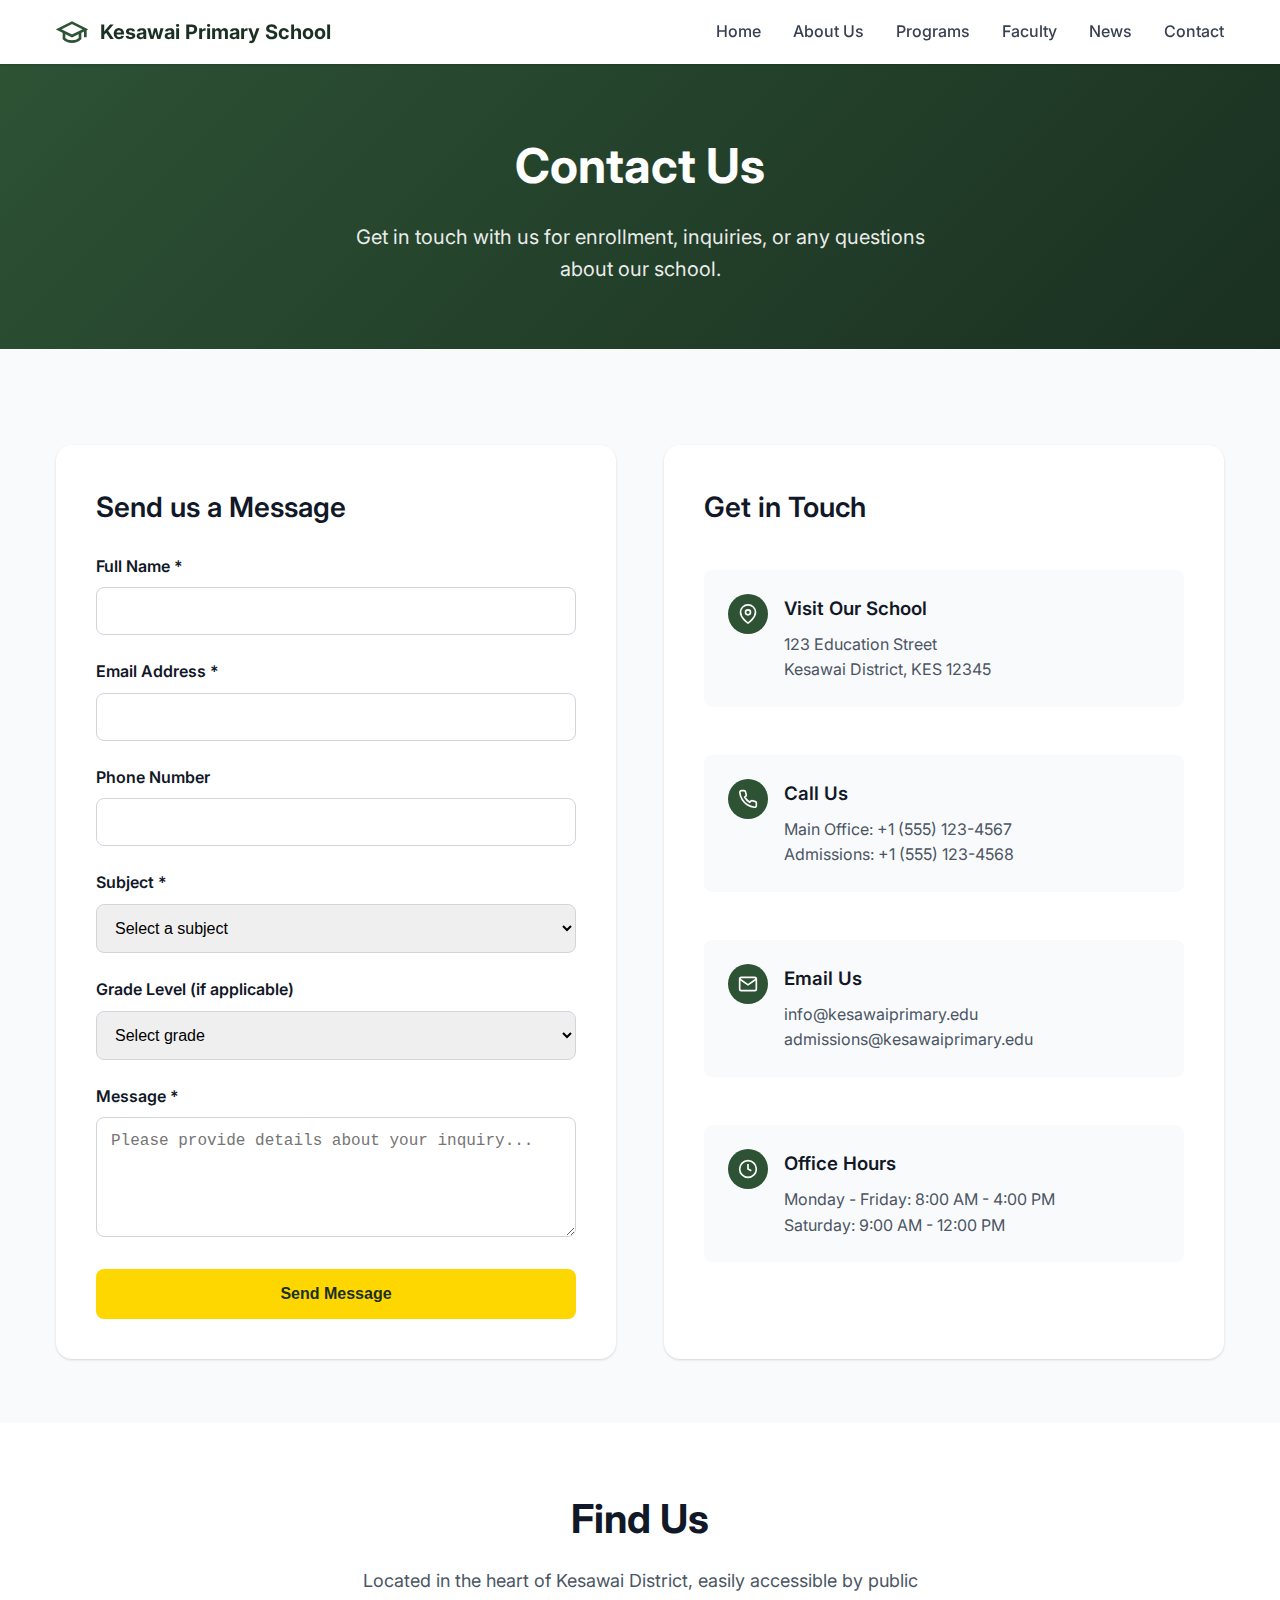
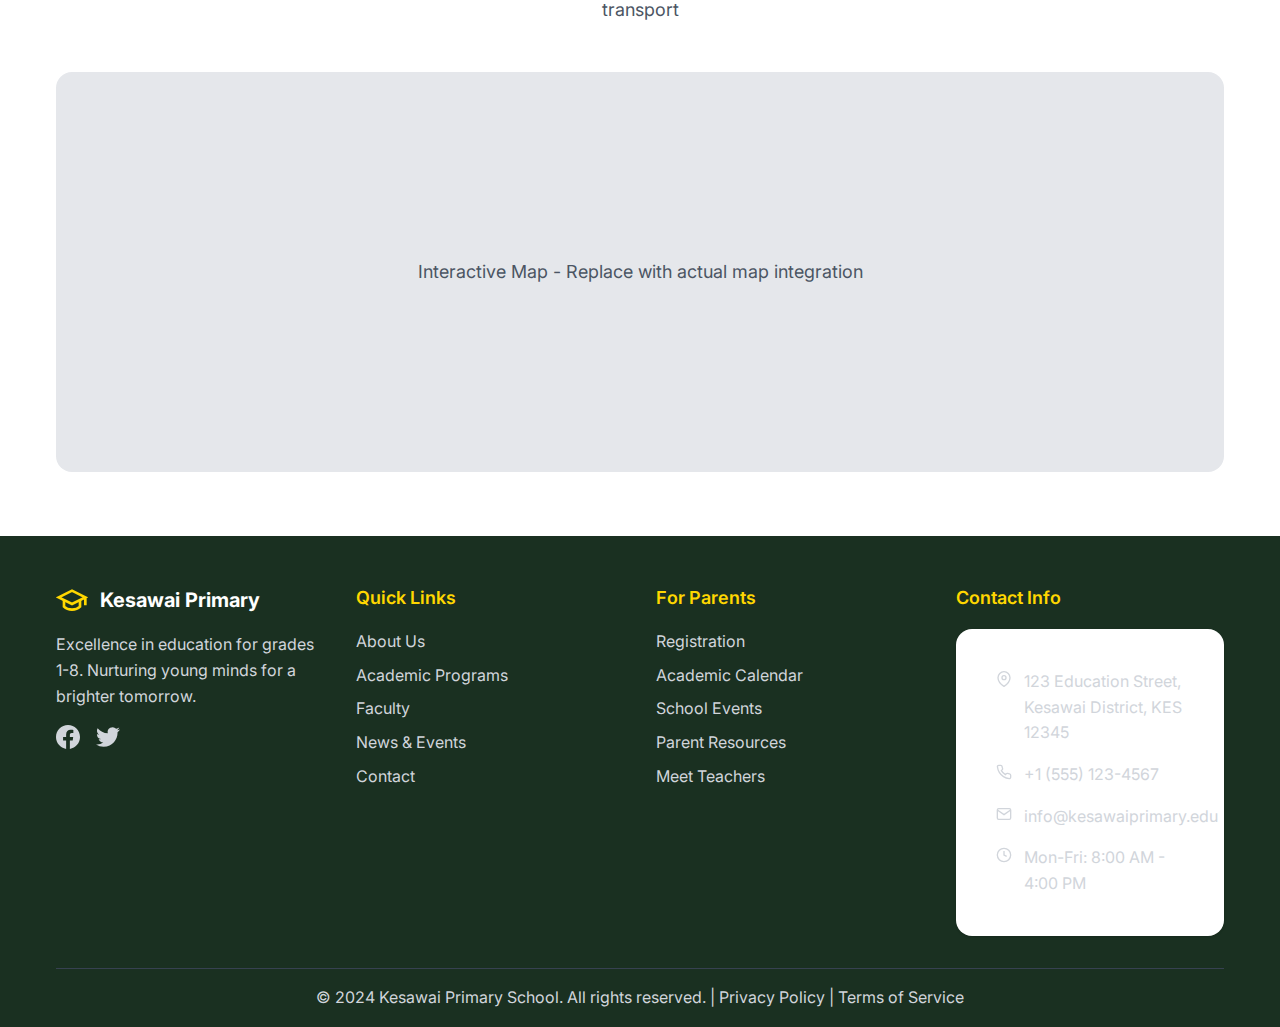
<file: contact.html>
<!DOCTYPE html>
<html lang="en">
<head>
    <meta charset="UTF-8">
    <meta name="viewport" content="width=device-width, initial-scale=1.0">
    <title>Contact Us - Kesawai Primary School</title>
    <meta name="description" content="Get in touch with Kesawai Primary School. Contact information, enrollment inquiries, and location details for grades 1-8 education.">
    
    <link rel="stylesheet" href="styles.css">
    <link href="https://fonts.googleapis.com/css2?family=Inter:wght@300;400;500;600;700&display=swap" rel="stylesheet">
    <style>
        .contact-hero {
            margin-top: 4rem;
            background: linear-gradient(135deg, var(--school-green), var(--school-dark-green));
            color: var(--white);
            padding: 4rem 0;
            text-align: center;
        }
        
        .contact-content {
            padding: 4rem 0;
            background: var(--gray-50);
        }
        
        .contact-grid {
            display: grid;
            grid-template-columns: 1fr 1fr;
            gap: 3rem;
            margin-top: 2rem;
        }
        
        .contact-form {
            background: var(--white);
            padding: 2.5rem;
            border-radius: 1rem;
            box-shadow: var(--shadow);
        }
        
        .form-group {
            margin-bottom: 1.5rem;
        }
        
        .form-label {
            display: block;
            margin-bottom: 0.5rem;
            font-weight: 600;
            color: var(--gray-900);
        }
        
        .form-input,
        .form-textarea,
        .form-select {
            width: 100%;
            padding: 0.875rem;
            border: 1px solid var(--gray-300);
            border-radius: 0.5rem;
            font-size: 1rem;
            transition: border-color 0.3s ease;
        }
        
        .form-input:focus,
        .form-textarea:focus,
        .form-select:focus {
            outline: none;
            border-color: var(--school-green);
            box-shadow: 0 0 0 3px rgba(45, 82, 52, 0.1);
        }
        
        .form-textarea {
            min-height: 120px;
            resize: vertical;
        }
        
        .contact-info {
            background: var(--white);
            padding: 2.5rem;
            border-radius: 1rem;
            box-shadow: var(--shadow);
        }
        
        .info-item {
            display: flex;
            align-items: flex-start;
            gap: 1rem;
            margin-bottom: 2rem;
            padding: 1.5rem;
            background: var(--gray-50);
            border-radius: 0.5rem;
        }
        
        .info-icon {
            width: 2.5rem;
            height: 2.5rem;
            background: var(--school-green);
            border-radius: 50%;
            display: flex;
            align-items: center;
            justify-content: center;
            color: var(--white);
            flex-shrink: 0;
        }
        
        .info-details h3 {
            font-weight: 600;
            margin-bottom: 0.5rem;
            color: var(--gray-900);
        }
        
        .info-details p {
            color: var(--gray-600);
            margin: 0;
        }
        
        .map-section {
            padding: 4rem 0;
            background: var(--white);
        }
        
        .map-container {
            background: var(--gray-200);
            height: 400px;
            border-radius: 1rem;
            display: flex;
            align-items: center;
            justify-content: center;
            color: var(--gray-600);
            font-size: 1.125rem;
        }
        
        @media (max-width: 768px) {
            .contact-grid {
                grid-template-columns: 1fr;
                gap: 2rem;
            }
            
            .contact-form,
            .contact-info {
                padding: 2rem;
            }
        }
    </style>
</head>
<body>
    <!-- Navigation -->
    <nav class="navbar">
        <div class="nav-container">
            <div class="nav-logo">
                <svg class="logo-icon" viewBox="0 0 24 24" fill="none" stroke="currentColor" stroke-width="2">
                    <path d="M22 10v6M2 10l10-5 10 5-10 5z"/>
                    <path d="M6 12v5c3 3 9 3 12 0v-5"/>
                </svg>
                <span class="logo-text">Kesawai Primary School</span>
            </div>
            
            <div class="nav-links" id="navLinks">
                <a href="index.html" class="nav-link">Home</a>
                <a href="about.html" class="nav-link">About Us</a>
                <a href="programs.html" class="nav-link">Programs</a>
                <a href="faculty.html" class="nav-link">Faculty</a>
                <a href="news.html" class="nav-link">News</a>
                <a href="contact.html" class="nav-link active">Contact</a>
            </div>
            
            <button class="mobile-menu-btn" id="mobileMenuBtn">
                <span></span>
                <span></span>
                <span></span>
            </button>
        </div>
    </nav>

    <!-- Contact Hero -->
    <section class="contact-hero">
        <div class="container">
            <h1 style="font-size: 3rem; font-weight: 700; margin-bottom: 1rem;">Contact Us</h1>
            <p style="font-size: 1.25rem; opacity: 0.9; max-width: 600px; margin: 0 auto;">
                Get in touch with us for enrollment, inquiries, or any questions about our school.
            </p>
        </div>
    </section>

    <!-- Contact Content -->
    <section class="contact-content">
        <div class="container">
            <div class="contact-grid">
                <!-- Contact Form -->
                <div class="contact-form">
                    <h2 style="font-size: 1.75rem; font-weight: 600; margin-bottom: 1.5rem; color: var(--gray-900);">Send us a Message</h2>
                    
                    <form id="contactForm">
                        <div class="form-group">
                            <label for="name" class="form-label">Full Name *</label>
                            <input type="text" id="name" name="name" class="form-input" required>
                        </div>
                        
                        <div class="form-group">
                            <label for="email" class="form-label">Email Address *</label>
                            <input type="email" id="email" name="email" class="form-input" required>
                        </div>
                        
                        <div class="form-group">
                            <label for="phone" class="form-label">Phone Number</label>
                            <input type="tel" id="phone" name="phone" class="form-input">
                        </div>
                        
                        <div class="form-group">
                            <label for="subject" class="form-label">Subject *</label>
                            <select id="subject" name="subject" class="form-select" required>
                                <option value="">Select a subject</option>
                                <option value="enrollment">Enrollment Inquiry</option>
                                <option value="academic">Academic Information</option>
                                <option value="general">General Question</option>
                                <option value="feedback">Feedback</option>
                                <option value="other">Other</option>
                            </select>
                        </div>
                        
                        <div class="form-group">
                            <label for="grade" class="form-label">Grade Level (if applicable)</label>
                            <select id="grade" name="grade" class="form-select">
                                <option value="">Select grade</option>
                                <option value="1">Grade 1</option>
                                <option value="2">Grade 2</option>
                                <option value="3">Grade 3</option>
                                <option value="4">Grade 4</option>
                                <option value="5">Grade 5</option>
                                <option value="6">Grade 6</option>
                                <option value="7">Grade 7</option>
                                <option value="8">Grade 8</option>
                            </select>
                        </div>
                        
                        <div class="form-group">
                            <label for="message" class="form-label">Message *</label>
                            <textarea id="message" name="message" class="form-textarea" required placeholder="Please provide details about your inquiry..."></textarea>
                        </div>
                        
                        <button type="submit" class="btn btn-primary" style="width: 100%;">Send Message</button>
                    </form>
                </div>

                <!-- Contact Information -->
                <div class="contact-info">
                    <h2 style="font-size: 1.75rem; font-weight: 600; margin-bottom: 1.5rem; color: var(--gray-900);">Get in Touch</h2>
                    
                    <div class="info-item">
                        <div class="info-icon">
                            <svg viewBox="0 0 24 24" fill="none" stroke="currentColor" stroke-width="2" style="width: 1.25rem; height: 1.25rem;">
                                <path d="M21 10c0 7-9 13-9 13s-9-6-9-13a9 9 0 0 1 18 0z"/>
                                <circle cx="12" cy="10" r="3"/>
                            </svg>
                        </div>
                        <div class="info-details">
                            <h3>Visit Our School</h3>
                            <p>123 Education Street<br>Kesawai District, KES 12345</p>
                        </div>
                    </div>
                    
                    <div class="info-item">
                        <div class="info-icon">
                            <svg viewBox="0 0 24 24" fill="none" stroke="currentColor" stroke-width="2" style="width: 1.25rem; height: 1.25rem;">
                                <path d="M22 16.92v3a2 2 0 0 1-2.18 2 19.79 19.79 0 0 1-8.63-3.07 19.5 19.5 0 0 1-6-6 19.79 19.79 0 0 1-3.07-8.67A2 2 0 0 1 4.11 2h3a2 2 0 0 1 2 1.72 12.84 12.84 0 0 0 .7 2.81 2 2 0 0 1-.45 2.11L8.09 9.91a16 16 0 0 0 6 6l1.27-1.27a2 2 0 0 1 2.11-.45 12.84 12.84 0 0 0 2.81.7A2 2 0 0 1 22 16.92z"/>
                            </svg>
                        </div>
                        <div class="info-details">
                            <h3>Call Us</h3>
                            <p>Main Office: +1 (555) 123-4567<br>Admissions: +1 (555) 123-4568</p>
                        </div>
                    </div>
                    
                    <div class="info-item">
                        <div class="info-icon">
                            <svg viewBox="0 0 24 24" fill="none" stroke="currentColor" stroke-width="2" style="width: 1.25rem; height: 1.25rem;">
                                <path d="M4 4h16c1.1 0 2 .9 2 2v12c0 1.1-.9 2-2 2H4c-1.1 0-2-.9-2-2V6c0-1.1.9-2 2-2z"/>
                                <polyline points="22,6 12,13 2,6"/>
                            </svg>
                        </div>
                        <div class="info-details">
                            <h3>Email Us</h3>
                            <p>info@kesawaiprimary.edu<br>admissions@kesawaiprimary.edu</p>
                        </div>
                    </div>
                    
                    <div class="info-item">
                        <div class="info-icon">
                            <svg viewBox="0 0 24 24" fill="none" stroke="currentColor" stroke-width="2" style="width: 1.25rem; height: 1.25rem;">
                                <circle cx="12" cy="12" r="10"/>
                                <polyline points="12,6 12,12 16,14"/>
                            </svg>
                        </div>
                        <div class="info-details">
                            <h3>Office Hours</h3>
                            <p>Monday - Friday: 8:00 AM - 4:00 PM<br>Saturday: 9:00 AM - 12:00 PM</p>
                        </div>
                    </div>
                </div>
            </div>
        </div>
    </section>

    <!-- Map Section -->
    <section class="map-section">
        <div class="container">
            <div class="section-header">
                <h2>Find Us</h2>
                <p>Located in the heart of Kesawai District, easily accessible by public transport</p>
            </div>
            
            <div class="map-container">
                <p>Interactive Map - Replace with actual map integration</p>
            </div>
        </div>
    </section>

    <!-- Footer -->
    <footer class="footer">
        <div class="container">
            <div class="footer-content">
                <div class="footer-section">
                    <div class="footer-logo">
                        <svg class="logo-icon" viewBox="0 0 24 24" fill="none" stroke="currentColor" stroke-width="2">
                            <path d="M22 10v6M2 10l10-5 10 5-10 5z"/>
                            <path d="M6 12v5c3 3 9 3 12 0v-5"/>
                        </svg>
                        <span>Kesawai Primary</span>
                    </div>
                    <p>Excellence in education for grades 1-8. Nurturing young minds for a brighter tomorrow.</p>
                    <div class="social-links">
                        <a href="#" aria-label="Facebook">
                            <svg viewBox="0 0 24 24" fill="currentColor">
                                <path d="M24 12.073c0-6.627-5.373-12-12-12s-12 5.373-12 12c0 5.99 4.388 10.954 10.125 11.854v-8.385H7.078v-3.47h3.047V9.43c0-3.007 1.792-4.669 4.533-4.669 1.312 0 2.686.235 2.686.235v2.953H15.83c-1.491 0-1.956.925-1.956 1.874v2.25h3.328l-.532 3.47h-2.796v8.385C19.612 23.027 24 18.062 24 12.073z"/>
                            </svg>
                        </a>
                        <a href="#" aria-label="Twitter">
                            <svg viewBox="0 0 24 24" fill="currentColor">
                                <path d="M23.953 4.57a10 10 0 01-2.825.775 4.958 4.958 0 002.163-2.723c-.951.555-2.005.959-3.127 1.184a4.92 4.92 0 00-8.384 4.482C7.69 8.095 4.067 6.13 1.64 3.162a4.822 4.822 0 00-.666 2.475c0 1.71.87 3.213 2.188 4.096a4.904 4.904 0 01-2.228-.616v.06a4.923 4.923 0 003.946 4.827 4.996 4.996 0 01-2.212.085 4.936 4.936 0 004.604 3.417 9.867 9.867 0 01-6.102 2.105c-.39 0-.779-.023-1.17-.067a13.995 13.995 0 007.557 2.209c9.053 0 13.998-7.496 13.998-13.985 0-.21 0-.42-.015-.63A9.935 9.935 0 0024 4.59z"/>
                            </svg>
                        </a>
                    </div>
                </div>
                
                <div class="footer-section">
                    <h3>Quick Links</h3>
                    <ul>
                        <li><a href="about.html">About Us</a></li>
                        <li><a href="programs.html">Academic Programs</a></li>
                        <li><a href="faculty.html">Faculty</a></li>
                        <li><a href="news.html">News & Events</a></li>
                        <li><a href="contact.html">Contact</a></li>
                    </ul>
                </div>
                
                <div class="footer-section">
                    <h3>For Parents</h3>
                    <ul>
                        <li><a href="contact.html">Registration</a></li>
                        <li><a href="programs.html">Academic Calendar</a></li>
                        <li><a href="news.html">School Events</a></li>
                        <li><a href="contact.html">Parent Resources</a></li>
                        <li><a href="faculty.html">Meet Teachers</a></li>
                    </ul>
                </div>
                
                <div class="footer-section">
                    <h3>Contact Info</h3>
                    <div class="contact-info">
                        <div class="contact-item">
                            <svg viewBox="0 0 24 24" fill="none" stroke="currentColor" stroke-width="2">
                                <path d="M21 10c0 7-9 13-9 13s-9-6-9-13a9 9 0 0 1 18 0z"/>
                                <circle cx="12" cy="10" r="3"/>
                            </svg>
                            <span>123 Education Street, Kesawai District, KES 12345</span>
                        </div>
                        <div class="contact-item">
                            <svg viewBox="0 0 24 24" fill="none" stroke="currentColor" stroke-width="2">
                                <path d="M22 16.92v3a2 2 0 0 1-2.18 2 19.79 19.79 0 0 1-8.63-3.07 19.5 19.5 0 0 1-6-6 19.79 19.79 0 0 1-3.07-8.67A2 2 0 0 1 4.11 2h3a2 2 0 0 1 2 1.72 12.84 12.84 0 0 0 .7 2.81 2 2 0 0 1-.45 2.11L8.09 9.91a16 16 0 0 0 6 6l1.27-1.27a2 2 0 0 1 2.11-.45 12.84 12.84 0 0 0 2.81.7A2 2 0 0 1 22 16.92z"/>
                            </svg>
                            <span>+1 (555) 123-4567</span>
                        </div>
                        <div class="contact-item">
                            <svg viewBox="0 0 24 24" fill="none" stroke="currentColor" stroke-width="2">
                                <path d="M4 4h16c1.1 0 2 .9 2 2v12c0 1.1-.9 2-2 2H4c-1.1 0-2-.9-2-2V6c0-1.1.9-2 2-2z"/>
                                <polyline points="22,6 12,13 2,6"/>
                            </svg>
                            <span>info@kesawaiprimary.edu</span>
                        </div>
                        <div class="contact-item">
                            <svg viewBox="0 0 24 24" fill="none" stroke="currentColor" stroke-width="2">
                                <circle cx="12" cy="12" r="10"/>
                                <polyline points="12,6 12,12 16,14"/>
                            </svg>
                            <span>Mon-Fri: 8:00 AM - 4:00 PM</span>
                        </div>
                    </div>
                </div>
            </div>
            
            <div class="footer-bottom">
                <p>&copy; 2024 Kesawai Primary School. All rights reserved. | 
                   <a href="#">Privacy Policy</a> | 
                   <a href="#">Terms of Service</a>
                </p>
            </div>
        </div>
    </footer>

    <script src="script.js"></script>
</body>
</html>
</file>
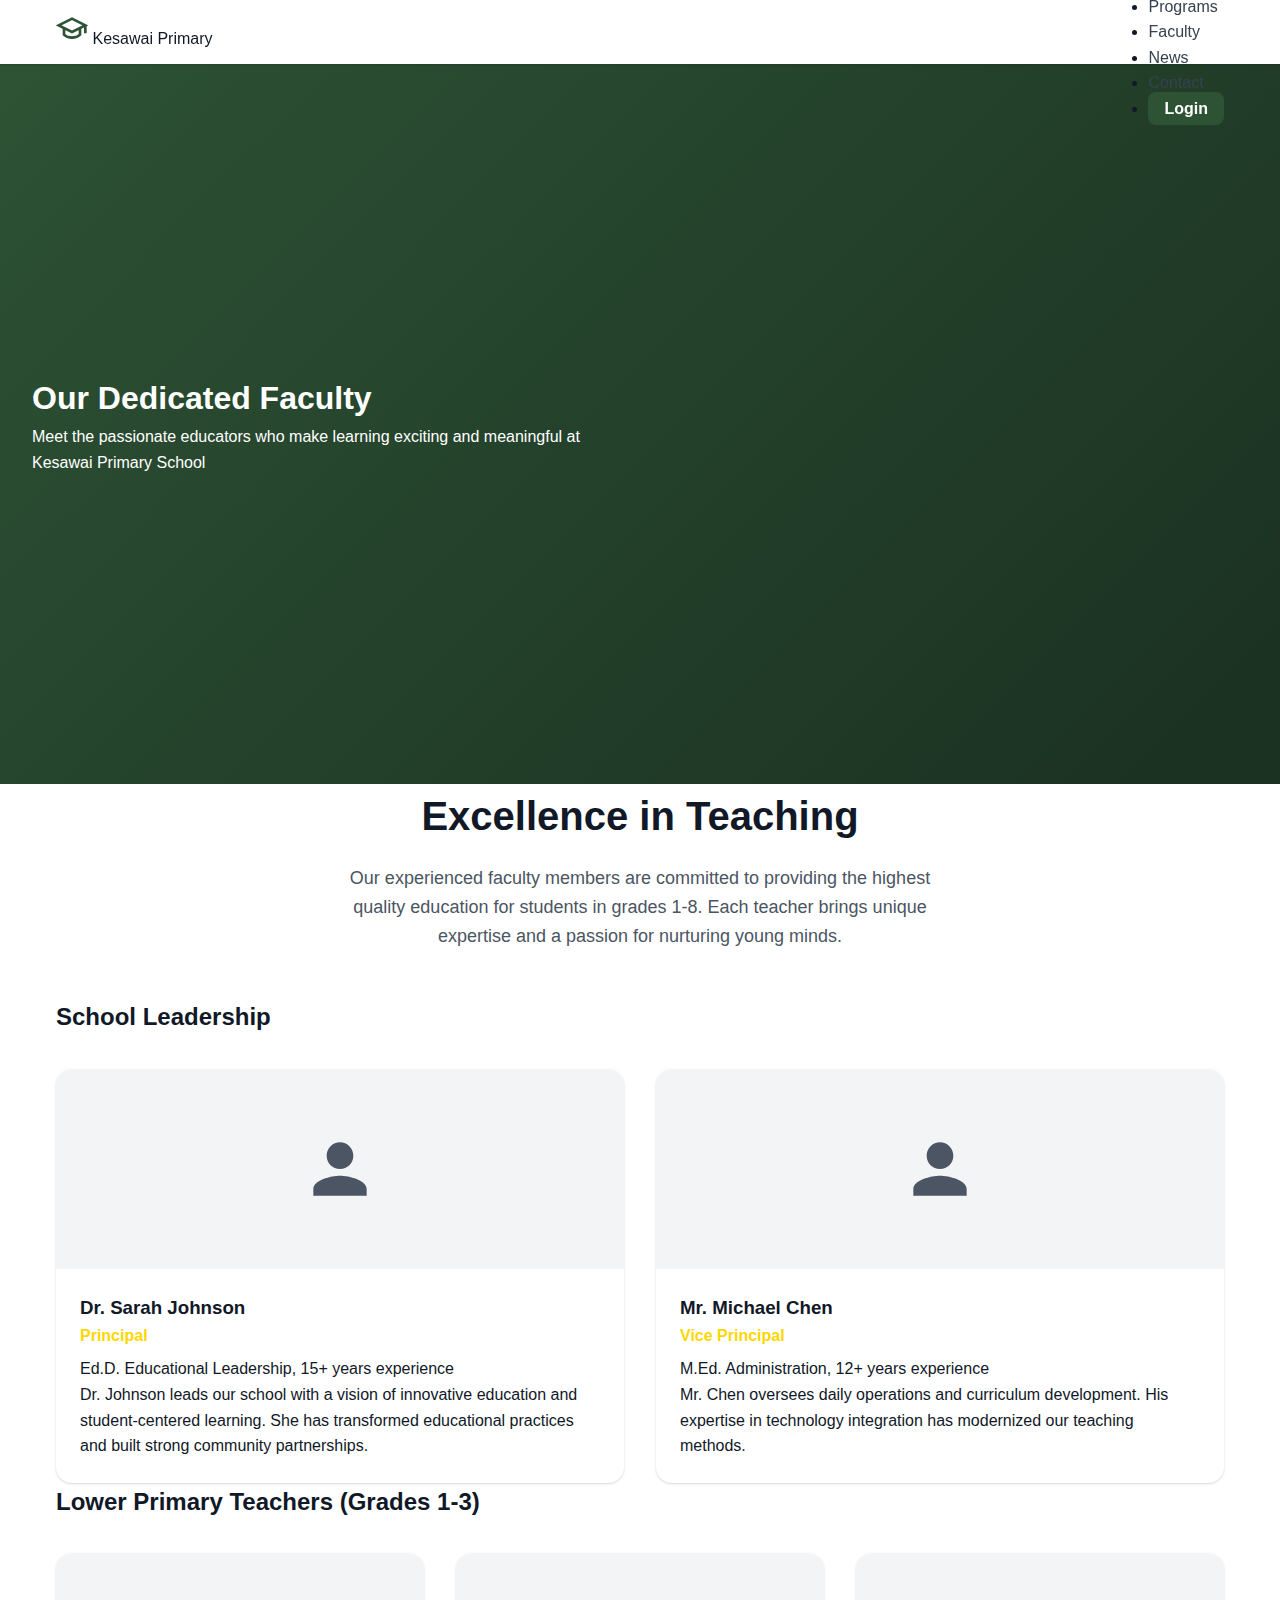
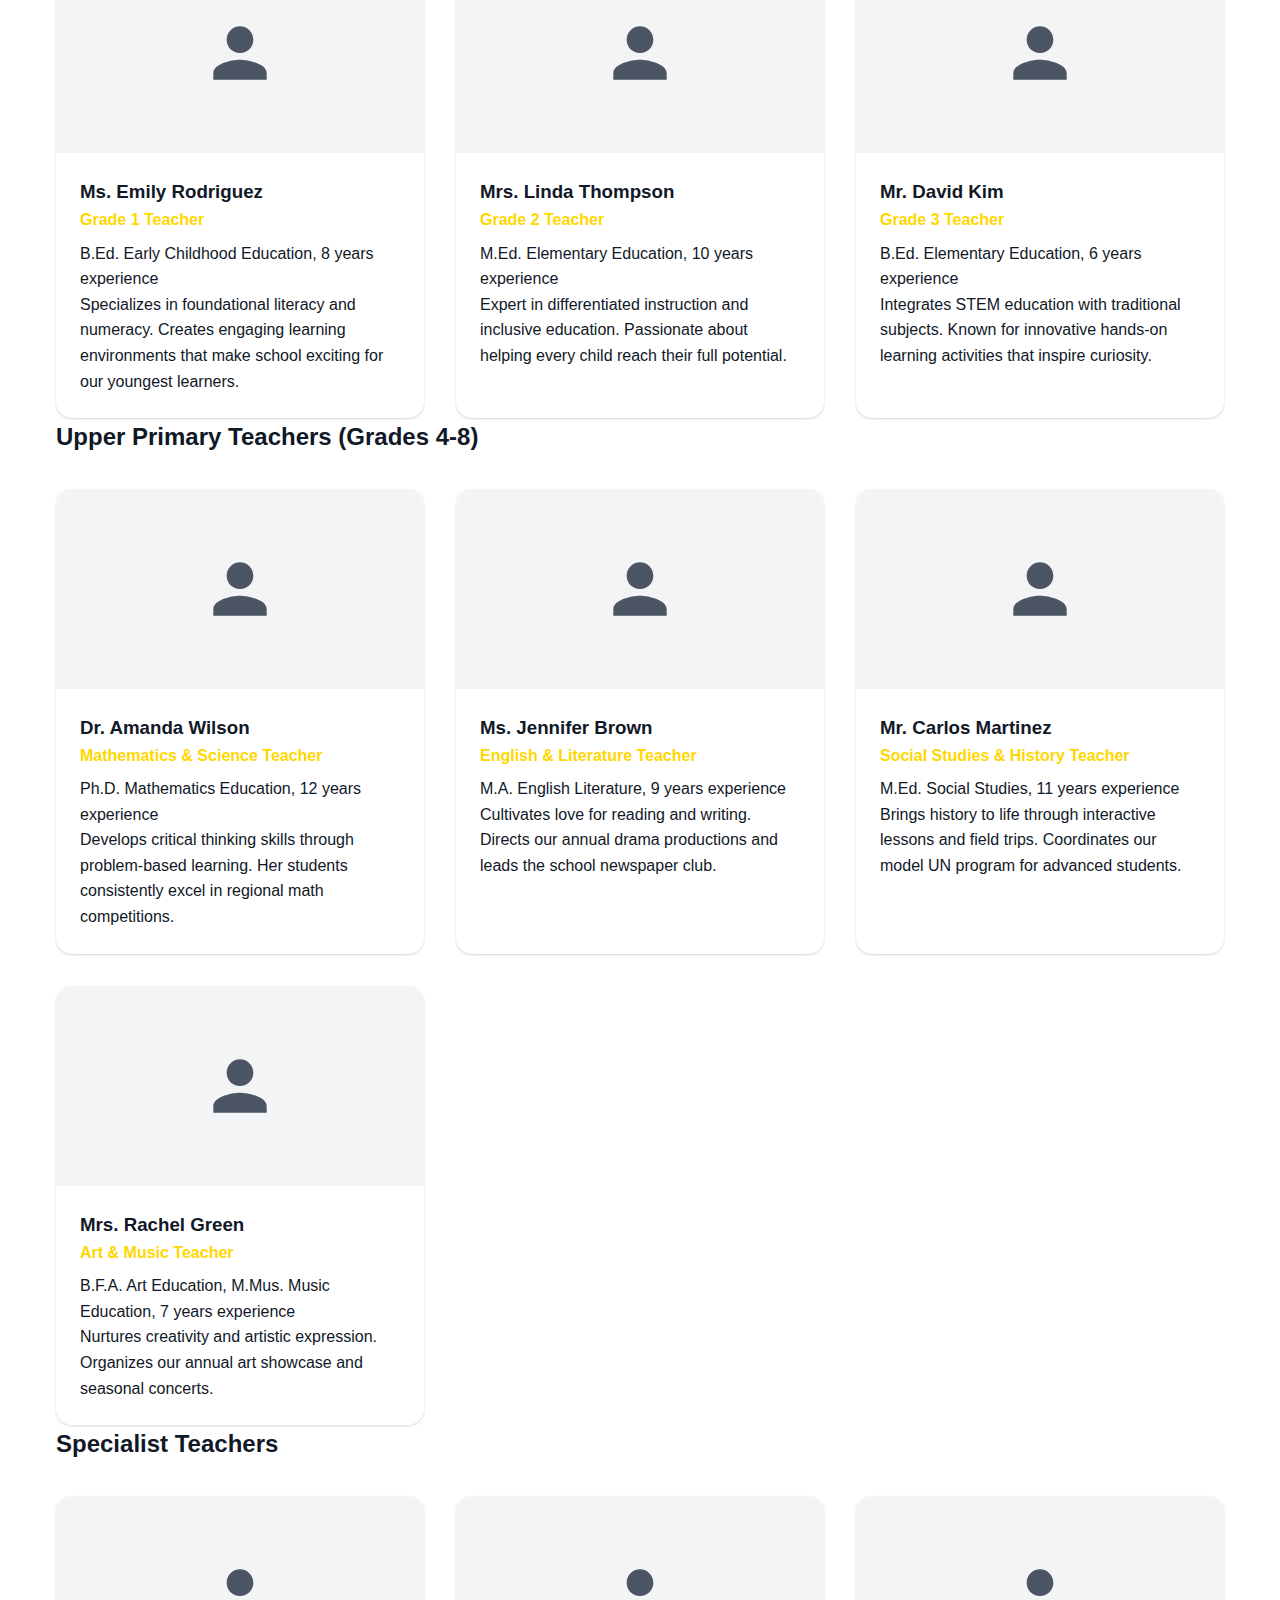
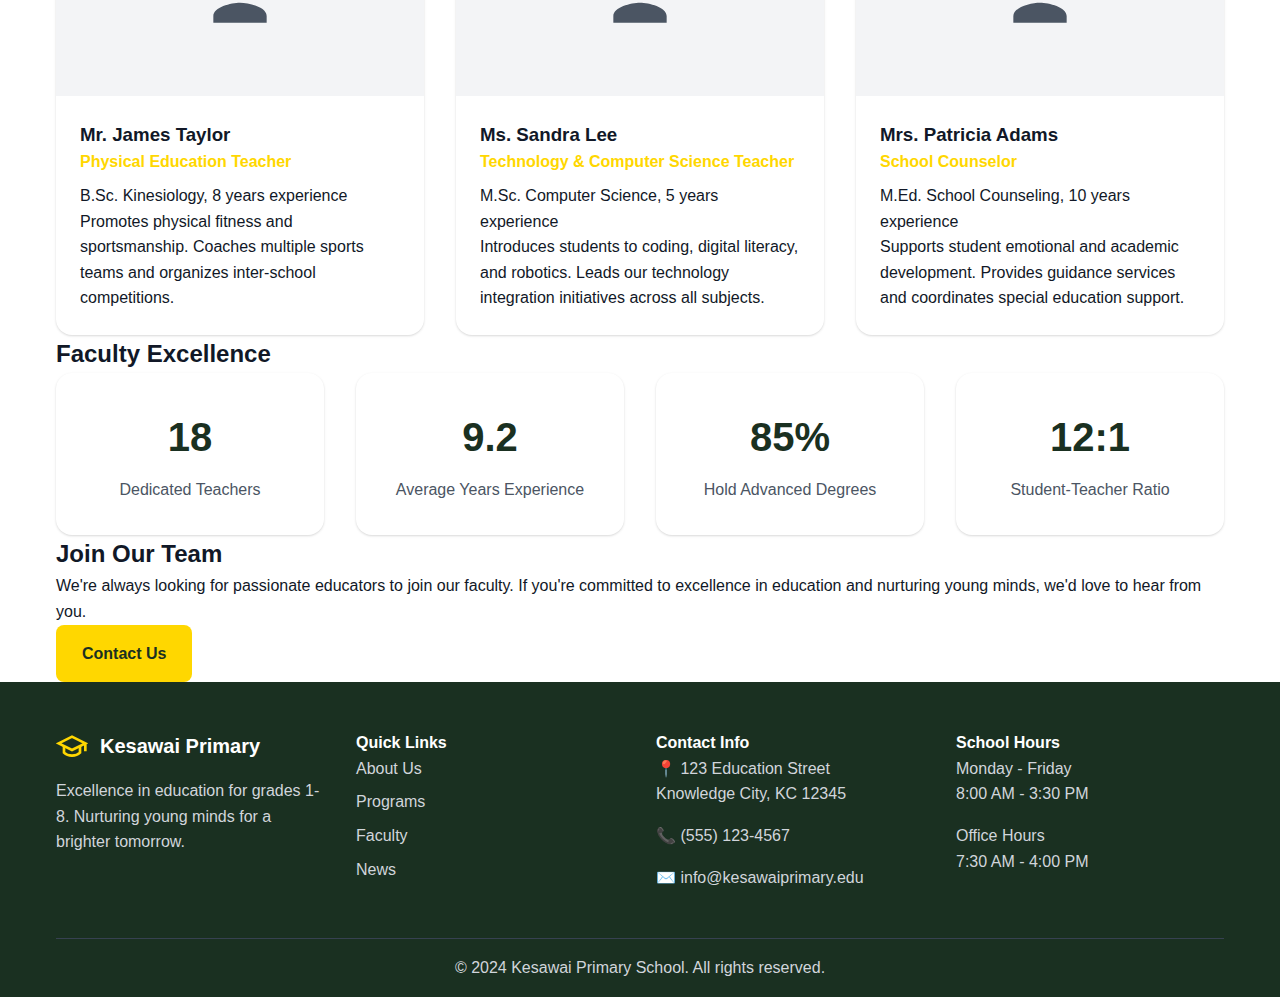
<file: faculty.html>
<!DOCTYPE html>
<html lang="en">
<head>
    <meta charset="UTF-8">
    <meta name="viewport" content="width=device-width, initial-scale=1.0">
    <title>Faculty - Kesawai Primary School</title>
    <meta name="description" content="Meet our dedicated teaching staff at Kesawai Primary School. Experienced educators committed to excellence in education for grades 1-8.">
    <link rel="stylesheet" href="styles.css">
</head>
<body>
    <!-- Navigation -->
    <nav class="navbar">
        <div class="nav-container">
            <div class="logo">
                <svg class="logo-icon" viewBox="0 0 24 24" fill="none" stroke="currentColor" stroke-width="2">
                    <path d="M22 10v6M2 10l10-5 10 5-10 5z"/>
                    <path d="M6 12v5c3 3 9 3 12 0v-5"/>
                </svg>
                <span>Kesawai Primary</span>
            </div>
            <div class="nav-toggle" id="nav-toggle">
                <span></span>
                <span></span>
                <span></span>
            </div>
            <ul class="nav-menu" id="nav-menu">
                <li><a href="index.html" class="nav-link">Home</a></li>
                <li><a href="about.html" class="nav-link">About</a></li>
                <li><a href="programs.html" class="nav-link">Programs</a></li>
                <li><a href="faculty.html" class="nav-link active">Faculty</a></li>
                <li><a href="news.html" class="nav-link">News</a></li>
                <li><a href="contact.html" class="nav-link">Contact</a></li>
                <li><a href="login.html" class="nav-link login-btn">Login</a></li>
            </ul>
        </div>
    </nav>

    <!-- Faculty Hero Section -->
    <section class="hero faculty-hero">
        <div class="hero-content">
            <h1>Our Dedicated Faculty</h1>
            <p>Meet the passionate educators who make learning exciting and meaningful at Kesawai Primary School</p>
        </div>
    </section>

    <!-- Faculty Content -->
    <main class="main-content">
        <!-- Faculty Introduction -->
        <section class="section">
            <div class="container">
                <div class="section-header">
                    <h2>Excellence in Teaching</h2>
                    <p>Our experienced faculty members are committed to providing the highest quality education for students in grades 1-8. Each teacher brings unique expertise and a passion for nurturing young minds.</p>
                </div>
            </div>
        </section>

        <!-- Administrative Staff -->
        <section class="section bg-light">
            <div class="container">
                <h2 class="section-title">School Leadership</h2>
                <div class="faculty-grid">
                    <div class="faculty-card">
                        <div class="faculty-image">
                            <div class="placeholder-image">
                                <svg viewBox="0 0 24 24" fill="currentColor">
                                    <path d="M12 12c2.21 0 4-1.79 4-4s-1.79-4-4-4-4 1.79-4 4 1.79 4 4 4zm0 2c-2.67 0-8 1.34-8 4v2h16v-2c0-2.66-5.33-4-8-4z"/>
                                </svg>
                            </div>
                        </div>
                        <div class="faculty-info">
                            <h3>Dr. Sarah Johnson</h3>
                            <p class="faculty-title">Principal</p>
                            <p class="faculty-credentials">Ed.D. Educational Leadership, 15+ years experience</p>
                            <p class="faculty-bio">Dr. Johnson leads our school with a vision of innovative education and student-centered learning. She has transformed educational practices and built strong community partnerships.</p>
                        </div>
                    </div>

                    <div class="faculty-card">
                        <div class="faculty-image">
                            <div class="placeholder-image">
                                <svg viewBox="0 0 24 24" fill="currentColor">
                                    <path d="M12 12c2.21 0 4-1.79 4-4s-1.79-4-4-4-4 1.79-4 4 1.79 4 4 4zm0 2c-2.67 0-8 1.34-8 4v2h16v-2c0-2.66-5.33-4-8-4z"/>
                                </svg>
                            </div>
                        </div>
                        <div class="faculty-info">
                            <h3>Mr. Michael Chen</h3>
                            <p class="faculty-title">Vice Principal</p>
                            <p class="faculty-credentials">M.Ed. Administration, 12+ years experience</p>
                            <p class="faculty-bio">Mr. Chen oversees daily operations and curriculum development. His expertise in technology integration has modernized our teaching methods.</p>
                        </div>
                    </div>
                </div>
            </div>
        </section>

        <!-- Primary Teachers -->
        <section class="section">
            <div class="container">
                <h2 class="section-title">Lower Primary Teachers (Grades 1-3)</h2>
                <div class="faculty-grid">
                    <div class="faculty-card">
                        <div class="faculty-image">
                            <div class="placeholder-image">
                                <svg viewBox="0 0 24 24" fill="currentColor">
                                    <path d="M12 12c2.21 0 4-1.79 4-4s-1.79-4-4-4-4 1.79-4 4 1.79 4 4 4zm0 2c-2.67 0-8 1.34-8 4v2h16v-2c0-2.66-5.33-4-8-4z"/>
                                </svg>
                            </div>
                        </div>
                        <div class="faculty-info">
                            <h3>Ms. Emily Rodriguez</h3>
                            <p class="faculty-title">Grade 1 Teacher</p>
                            <p class="faculty-credentials">B.Ed. Early Childhood Education, 8 years experience</p>
                            <p class="faculty-bio">Specializes in foundational literacy and numeracy. Creates engaging learning environments that make school exciting for our youngest learners.</p>
                        </div>
                    </div>

                    <div class="faculty-card">
                        <div class="faculty-image">
                            <div class="placeholder-image">
                                <svg viewBox="0 0 24 24" fill="currentColor">
                                    <path d="M12 12c2.21 0 4-1.79 4-4s-1.79-4-4-4-4 1.79-4 4 1.79 4 4 4zm0 2c-2.67 0-8 1.34-8 4v2h16v-2c0-2.66-5.33-4-8-4z"/>
                                </svg>
                            </div>
                        </div>
                        <div class="faculty-info">
                            <h3>Mrs. Linda Thompson</h3>
                            <p class="faculty-title">Grade 2 Teacher</p>
                            <p class="faculty-credentials">M.Ed. Elementary Education, 10 years experience</p>
                            <p class="faculty-bio">Expert in differentiated instruction and inclusive education. Passionate about helping every child reach their full potential.</p>
                        </div>
                    </div>

                    <div class="faculty-card">
                        <div class="faculty-image">
                            <div class="placeholder-image">
                                <svg viewBox="0 0 24 24" fill="currentColor">
                                    <path d="M12 12c2.21 0 4-1.79 4-4s-1.79-4-4-4-4 1.79-4 4 1.79 4 4 4zm0 2c-2.67 0-8 1.34-8 4v2h16v-2c0-2.66-5.33-4-8-4z"/>
                                </svg>
                            </div>
                        </div>
                        <div class="faculty-info">
                            <h3>Mr. David Kim</h3>
                            <p class="faculty-title">Grade 3 Teacher</p>
                            <p class="faculty-credentials">B.Ed. Elementary Education, 6 years experience</p>
                            <p class="faculty-bio">Integrates STEM education with traditional subjects. Known for innovative hands-on learning activities that inspire curiosity.</p>
                        </div>
                    </div>
                </div>
            </div>
        </section>

        <!-- Upper Primary Teachers -->
        <section class="section bg-light">
            <div class="container">
                <h2 class="section-title">Upper Primary Teachers (Grades 4-8)</h2>
                <div class="faculty-grid">
                    <div class="faculty-card">
                        <div class="faculty-image">
                            <div class="placeholder-image">
                                <svg viewBox="0 0 24 24" fill="currentColor">
                                    <path d="M12 12c2.21 0 4-1.79 4-4s-1.79-4-4-4-4 1.79-4 4 1.79 4 4 4zm0 2c-2.67 0-8 1.34-8 4v2h16v-2c0-2.66-5.33-4-8-4z"/>
                                </svg>
                            </div>
                        </div>
                        <div class="faculty-info">
                            <h3>Dr. Amanda Wilson</h3>
                            <p class="faculty-title">Mathematics & Science Teacher</p>
                            <p class="faculty-credentials">Ph.D. Mathematics Education, 12 years experience</p>
                            <p class="faculty-bio">Develops critical thinking skills through problem-based learning. Her students consistently excel in regional math competitions.</p>
                        </div>
                    </div>

                    <div class="faculty-card">
                        <div class="faculty-image">
                            <div class="placeholder-image">
                                <svg viewBox="0 0 24 24" fill="currentColor">
                                    <path d="M12 12c2.21 0 4-1.79 4-4s-1.79-4-4-4-4 1.79-4 4 1.79 4 4 4zm0 2c-2.67 0-8 1.34-8 4v2h16v-2c0-2.66-5.33-4-8-4z"/>
                                </svg>
                            </div>
                        </div>
                        <div class="faculty-info">
                            <h3>Ms. Jennifer Brown</h3>
                            <p class="faculty-title">English & Literature Teacher</p>
                            <p class="faculty-credentials">M.A. English Literature, 9 years experience</p>
                            <p class="faculty-bio">Cultivates love for reading and writing. Directs our annual drama productions and leads the school newspaper club.</p>
                        </div>
                    </div>

                    <div class="faculty-card">
                        <div class="faculty-image">
                            <div class="placeholder-image">
                                <svg viewBox="0 0 24 24" fill="currentColor">
                                    <path d="M12 12c2.21 0 4-1.79 4-4s-1.79-4-4-4-4 1.79-4 4 1.79 4 4 4zm0 2c-2.67 0-8 1.34-8 4v2h16v-2c0-2.66-5.33-4-8-4z"/>
                                </svg>
                            </div>
                        </div>
                        <div class="faculty-info">
                            <h3>Mr. Carlos Martinez</h3>
                            <p class="faculty-title">Social Studies & History Teacher</p>
                            <p class="faculty-credentials">M.Ed. Social Studies, 11 years experience</p>
                            <p class="faculty-bio">Brings history to life through interactive lessons and field trips. Coordinates our model UN program for advanced students.</p>
                        </div>
                    </div>

                    <div class="faculty-card">
                        <div class="faculty-image">
                            <div class="placeholder-image">
                                <svg viewBox="0 0 24 24" fill="currentColor">
                                    <path d="M12 12c2.21 0 4-1.79 4-4s-1.79-4-4-4-4 1.79-4 4 1.79 4 4 4zm0 2c-2.67 0-8 1.34-8 4v2h16v-2c0-2.66-5.33-4-8-4z"/>
                                </svg>
                            </div>
                        </div>
                        <div class="faculty-info">
                            <h3>Mrs. Rachel Green</h3>
                            <p class="faculty-title">Art & Music Teacher</p>
                            <p class="faculty-credentials">B.F.A. Art Education, M.Mus. Music Education, 7 years experience</p>
                            <p class="faculty-bio">Nurtures creativity and artistic expression. Organizes our annual art showcase and seasonal concerts.</p>
                        </div>
                    </div>
                </div>
            </div>
        </section>

        <!-- Specialist Teachers -->
        <section class="section">
            <div class="container">
                <h2 class="section-title">Specialist Teachers</h2>
                <div class="faculty-grid">
                    <div class="faculty-card">
                        <div class="faculty-image">
                            <div class="placeholder-image">
                                <svg viewBox="0 0 24 24" fill="currentColor">
                                    <path d="M12 12c2.21 0 4-1.79 4-4s-1.79-4-4-4-4 1.79-4 4 1.79 4 4 4zm0 2c-2.67 0-8 1.34-8 4v2h16v-2c0-2.66-5.33-4-8-4z"/>
                                </svg>
                            </div>
                        </div>
                        <div class="faculty-info">
                            <h3>Mr. James Taylor</h3>
                            <p class="faculty-title">Physical Education Teacher</p>
                            <p class="faculty-credentials">B.Sc. Kinesiology, 8 years experience</p>
                            <p class="faculty-bio">Promotes physical fitness and sportsmanship. Coaches multiple sports teams and organizes inter-school competitions.</p>
                        </div>
                    </div>

                    <div class="faculty-card">
                        <div class="faculty-image">
                            <div class="placeholder-image">
                                <svg viewBox="0 0 24 24" fill="currentColor">
                                    <path d="M12 12c2.21 0 4-1.79 4-4s-1.79-4-4-4-4 1.79-4 4 1.79 4 4 4zm0 2c-2.67 0-8 1.34-8 4v2h16v-2c0-2.66-5.33-4-8-4z"/>
                                </svg>
                            </div>
                        </div>
                        <div class="faculty-info">
                            <h3>Ms. Sandra Lee</h3>
                            <p class="faculty-title">Technology & Computer Science Teacher</p>
                            <p class="faculty-credentials">M.Sc. Computer Science, 5 years experience</p>
                            <p class="faculty-bio">Introduces students to coding, digital literacy, and robotics. Leads our technology integration initiatives across all subjects.</p>
                        </div>
                    </div>

                    <div class="faculty-card">
                        <div class="faculty-image">
                            <div class="placeholder-image">
                                <svg viewBox="0 0 24 24" fill="currentColor">
                                    <path d="M12 12c2.21 0 4-1.79 4-4s-1.79-4-4-4-4 1.79-4 4 1.79 4 4 4zm0 2c-2.67 0-8 1.34-8 4v2h16v-2c0-2.66-5.33-4-8-4z"/>
                                </svg>
                            </div>
                        </div>
                        <div class="faculty-info">
                            <h3>Mrs. Patricia Adams</h3>
                            <p class="faculty-title">School Counselor</p>
                            <p class="faculty-credentials">M.Ed. School Counseling, 10 years experience</p>
                            <p class="faculty-bio">Supports student emotional and academic development. Provides guidance services and coordinates special education support.</p>
                        </div>
                    </div>
                </div>
            </div>
        </section>

        <!-- Faculty Stats -->
        <section class="section stats-section">
            <div class="container">
                <h2 class="section-title">Faculty Excellence</h2>
                <div class="stats-grid">
                    <div class="stat-item">
                        <div class="stat-number">18</div>
                        <div class="stat-label">Dedicated Teachers</div>
                    </div>
                    <div class="stat-item">
                        <div class="stat-number">9.2</div>
                        <div class="stat-label">Average Years Experience</div>
                    </div>
                    <div class="stat-item">
                        <div class="stat-number">85%</div>
                        <div class="stat-label">Hold Advanced Degrees</div>
                    </div>
                    <div class="stat-item">
                        <div class="stat-number">12:1</div>
                        <div class="stat-label">Student-Teacher Ratio</div>
                    </div>
                </div>
            </div>
        </section>

        <!-- Join Our Team -->
        <section class="section bg-light">
            <div class="container text-center">
                <h2>Join Our Team</h2>
                <p>We're always looking for passionate educators to join our faculty. If you're committed to excellence in education and nurturing young minds, we'd love to hear from you.</p>
                <a href="contact.html" class="btn btn-primary">Contact Us</a>
            </div>
        </section>
    </main>

    <!-- Footer -->
    <footer class="footer">
        <div class="container">
            <div class="footer-content">
                <div class="footer-section">
                    <div class="footer-logo">
                        <svg class="logo-icon" viewBox="0 0 24 24" fill="none" stroke="currentColor" stroke-width="2">
                            <path d="M22 10v6M2 10l10-5 10 5-10 5z"/>
                            <path d="M6 12v5c3 3 9 3 12 0v-5"/>
                        </svg>
                        <span>Kesawai Primary</span>
                    </div>
                    <p>Excellence in education for grades 1-8. Nurturing young minds for a brighter tomorrow.</p>
                </div>
                
                <div class="footer-section">
                    <h4>Quick Links</h4>
                    <ul>
                        <li><a href="about.html">About Us</a></li>
                        <li><a href="programs.html">Programs</a></li>
                        <li><a href="faculty.html">Faculty</a></li>
                        <li><a href="news.html">News</a></li>
                    </ul>
                </div>
                
                <div class="footer-section">
                    <h4>Contact Info</h4>
                    <p>📍 123 Education Street<br>Knowledge City, KC 12345</p>
                    <p>📞 (555) 123-4567</p>
                    <p>✉️ info@kesawaiprimary.edu</p>
                </div>
                
                <div class="footer-section">
                    <h4>School Hours</h4>
                    <p>Monday - Friday<br>8:00 AM - 3:30 PM</p>
                    <p>Office Hours<br>7:30 AM - 4:00 PM</p>
                </div>
            </div>
            
            <div class="footer-bottom">
                <p>&copy; 2024 Kesawai Primary School. All rights reserved.</p>
            </div>
        </div>
    </footer>

    <script src="script.js"></script>
</body>
</html>
</file>
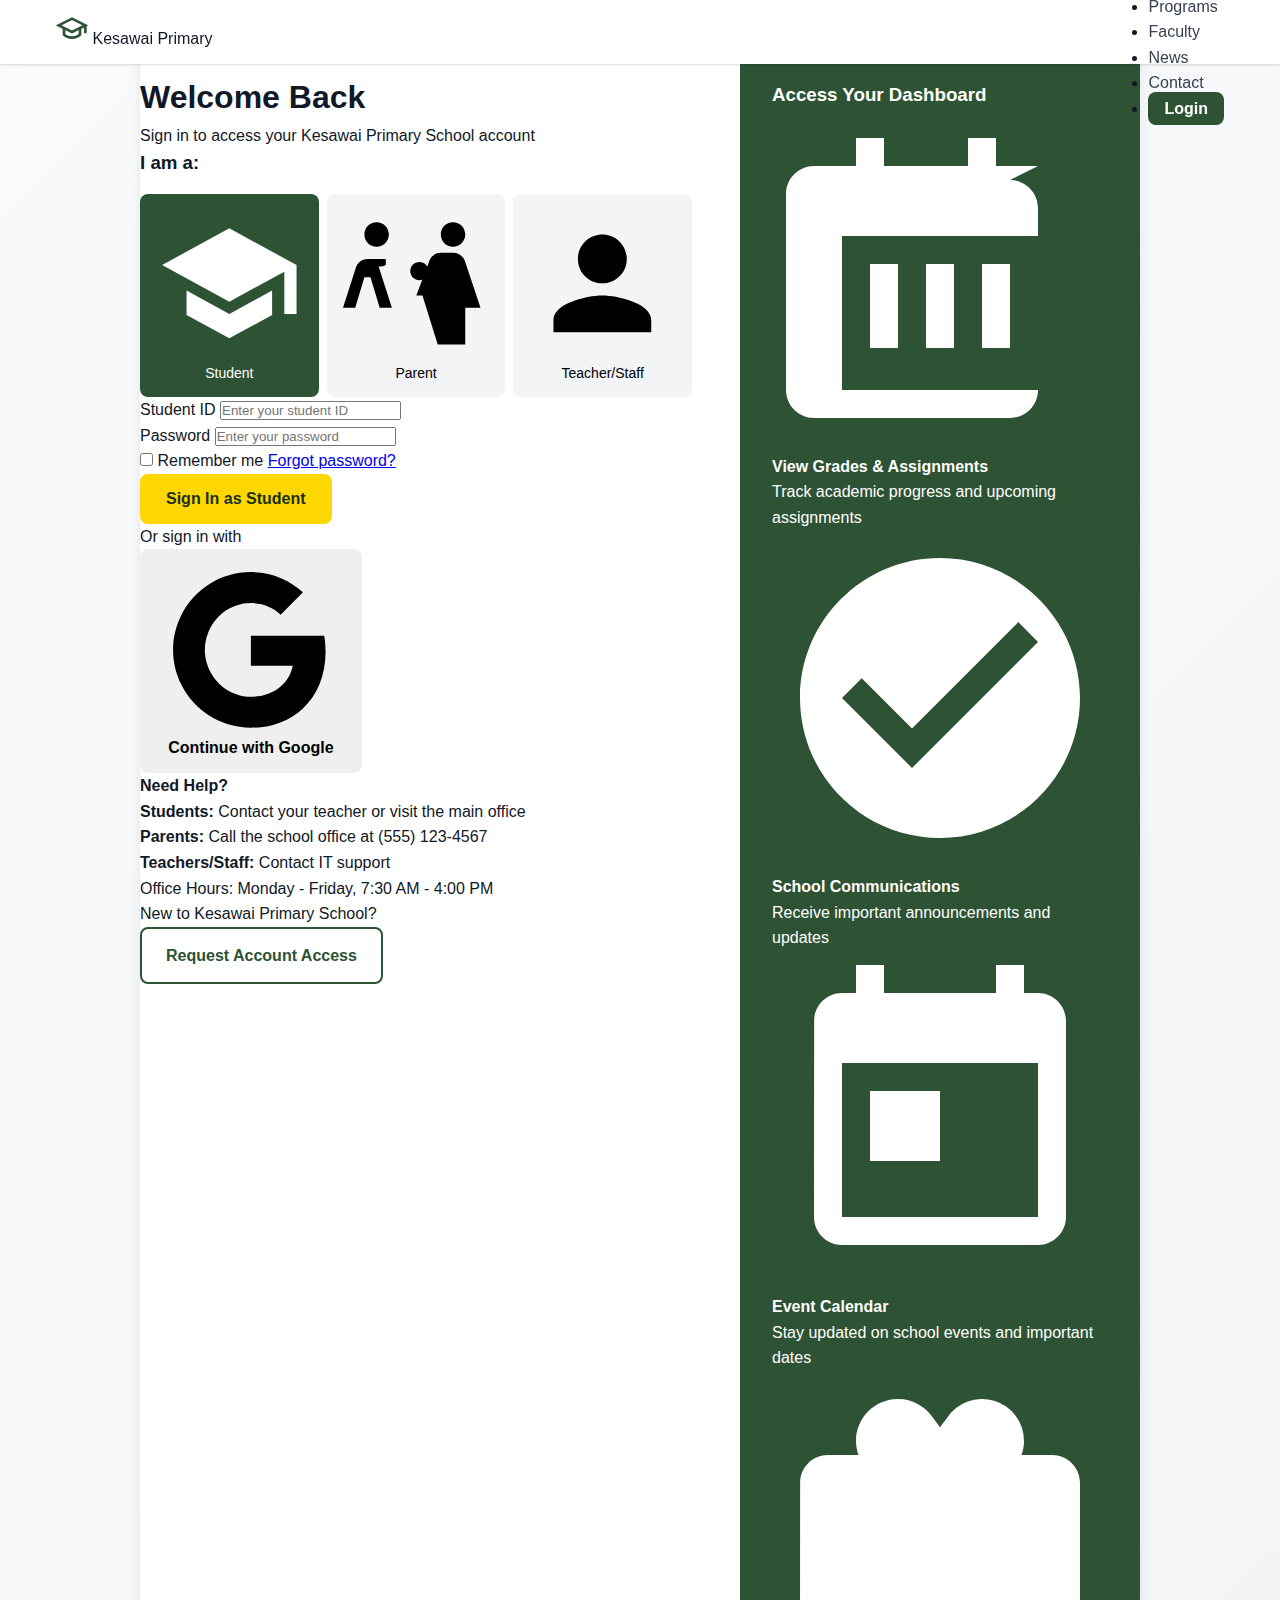
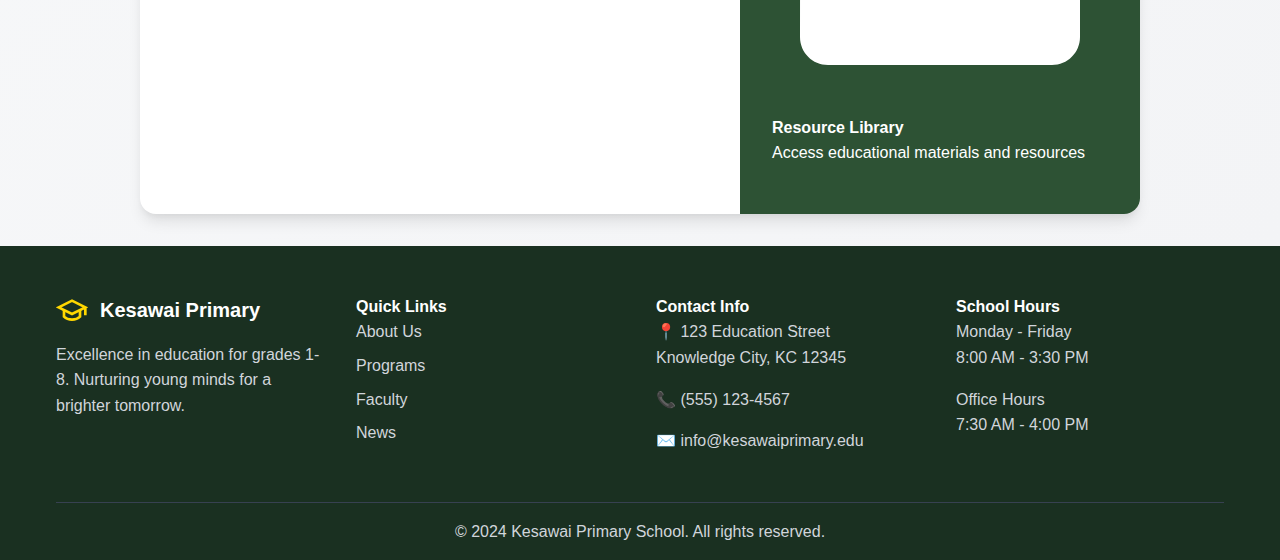
<file: login.html>
<!DOCTYPE html>
<html lang="en">
<head>
    <meta charset="UTF-8">
    <meta name="viewport" content="width=device-width, initial-scale=1.0">
    <title>Login - Kesawai Primary School</title>
    <meta name="description" content="Access your Kesawai Primary School account. Login for students, parents, teachers, and staff to access grades, assignments, and school information.">
    <link rel="stylesheet" href="styles.css">
</head>
<body>
    <!-- Navigation -->
    <nav class="navbar">
        <div class="nav-container">
            <div class="logo">
                <svg class="logo-icon" viewBox="0 0 24 24" fill="none" stroke="currentColor" stroke-width="2">
                    <path d="M22 10v6M2 10l10-5 10 5-10 5z"/>
                    <path d="M6 12v5c3 3 9 3 12 0v-5"/>
                </svg>
                <span>Kesawai Primary</span>
            </div>
            <div class="nav-toggle" id="nav-toggle">
                <span></span>
                <span></span>
                <span></span>
            </div>
            <ul class="nav-menu" id="nav-menu">
                <li><a href="index.html" class="nav-link">Home</a></li>
                <li><a href="about.html" class="nav-link">About</a></li>
                <li><a href="programs.html" class="nav-link">Programs</a></li>
                <li><a href="faculty.html" class="nav-link">Faculty</a></li>
                <li><a href="news.html" class="nav-link">News</a></li>
                <li><a href="contact.html" class="nav-link">Contact</a></li>
                <li><a href="login.html" class="nav-link login-btn active">Login</a></li>
            </ul>
        </div>
    </nav>

    <!-- Login Section -->
    <section class="login-section">
        <div class="login-container">
            <div class="login-content">
                <div class="login-header">
                    <div class="login-logo">
                        <svg class="logo-icon" viewBox="0 0 24 24" fill="none" stroke="currentColor" stroke-width="2">
                            <path d="M22 10v6M2 10l10-5 10 5-10 5z"/>
                            <path d="M6 12v5c3 3 9 3 12 0v-5"/>
                        </svg>
                    </div>
                    <h1>Welcome Back</h1>
                    <p>Sign in to access your Kesawai Primary School account</p>
                </div>

                <!-- Role Selection -->
                <div class="role-selection">
                    <h3>I am a:</h3>
                    <div class="role-tabs">
                        <button class="role-tab active" data-role="student">
                            <svg viewBox="0 0 24 24" fill="currentColor">
                                <path d="M5 13.18v4L12 21l7-3.82v-4L12 17l-7-3.82zM12 3L1 9l11 6 9-4.91V17h2V9L12 3z"/>
                            </svg>
                            Student
                        </button>
                        <button class="role-tab" data-role="parent">
                            <svg viewBox="0 0 24 24" fill="currentColor">
                                <path d="M16 4c0-1.11.89-2 2-2s2 .89 2 2-.89 2-2 2-2-.89-2-2zm4 18v-6h2.5l-2.54-7.63A2 2 0 0 0 17.97 7H16c-.8 0-1.52.5-1.83 1.24L12 14h1l2.5 8H20z"/>
                                <path d="M12.5 11.5c.83 0 1.5-.67 1.5-1.5s-.67-1.5-1.5-1.5S11 9.17 11 10s.67 1.5 1.5 1.5z"/>
                                <path d="M5.5 6c1.11 0 2-.89 2-2s-.89-2-2-2-2 .89-2 2 .89 2 2 2zm1.5 2h-3c-.8 0-1.52.5-1.83 1.24L0 16h2l1.5-5h1l1.5 5h2l-2.17-6.76A2 2 0 0 0 7 9z"/>
                            </svg>
                            Parent
                        </button>
                        <button class="role-tab" data-role="teacher">
                            <svg viewBox="0 0 24 24" fill="currentColor">
                                <path d="M12 12c2.21 0 4-1.79 4-4s-1.79-4-4-4-4 1.79-4 4 1.79 4 4 4zm0 2c-2.67 0-8 1.34-8 4v2h16v-2c0-2.66-5.33-4-8-4z"/>
                            </svg>
                            Teacher/Staff
                        </button>
                    </div>
                </div>

                <!-- Login Forms -->
                <div class="login-forms">
                    <!-- Student Login Form -->
                    <form class="login-form active" id="student-form" data-role="student">
                        <div class="form-group">
                            <label for="student-id">Student ID</label>
                            <input type="text" id="student-id" name="studentId" placeholder="Enter your student ID" required>
                        </div>
                        <div class="form-group">
                            <label for="student-password">Password</label>
                            <input type="password" id="student-password" name="password" placeholder="Enter your password" required>
                        </div>
                        <div class="form-options">
                            <label class="checkbox-label">
                                <input type="checkbox" name="remember">
                                <span class="checkmark"></span>
                                Remember me
                            </label>
                            <a href="#" class="forgot-link">Forgot password?</a>
                        </div>
                        <button type="submit" class="btn btn-primary login-btn">Sign In as Student</button>
                    </form>

                    <!-- Parent Login Form -->
                    <form class="login-form" id="parent-form" data-role="parent">
                        <div class="form-group">
                            <label for="parent-email">Email Address</label>
                            <input type="email" id="parent-email" name="email" placeholder="Enter your email address" required>
                        </div>
                        <div class="form-group">
                            <label for="parent-password">Password</label>
                            <input type="password" id="parent-password" name="password" placeholder="Enter your password" required>
                        </div>
                        <div class="form-options">
                            <label class="checkbox-label">
                                <input type="checkbox" name="remember">
                                <span class="checkmark"></span>
                                Remember me
                            </label>
                            <a href="#" class="forgot-link">Forgot password?</a>
                        </div>
                        <button type="submit" class="btn btn-primary login-btn">Sign In as Parent</button>
                    </form>

                    <!-- Teacher/Staff Login Form -->
                    <form class="login-form" id="teacher-form" data-role="teacher">
                        <div class="form-group">
                            <label for="teacher-email">Email Address</label>
                            <input type="email" id="teacher-email" name="email" placeholder="Enter your school email" required>
                        </div>
                        <div class="form-group">
                            <label for="teacher-password">Password</label>
                            <input type="password" id="teacher-password" name="password" placeholder="Enter your password" required>
                        </div>
                        <div class="form-options">
                            <label class="checkbox-label">
                                <input type="checkbox" name="remember">
                                <span class="checkmark"></span>
                                Remember me
                            </label>
                            <a href="#" class="forgot-link">Forgot password?</a>
                        </div>
                        <button type="submit" class="btn btn-primary login-btn">Sign In as Teacher/Staff</button>
                    </form>
                </div>

                <!-- Alternative Login Options -->
                <div class="alternative-login">
                    <div class="divider">
                        <span>Or sign in with</span>
                    </div>
                    <div class="social-login">
                        <button type="button" class="btn btn-social google-btn" onclick="window.location.href='/api/login'">
                            <svg viewBox="0 0 24 24" fill="currentColor">
                                <path d="M22.56 12.25c0-.78-.07-1.53-.2-2.25H12v4.26h5.92c-.26 1.37-1.04 2.53-2.21 3.31v2.77h3.57c2.08-1.92 3.28-4.74 3.28-8.09z"/>
                                <path d="M12 23c2.97 0 5.46-.98 7.28-2.66l-3.57-2.77c-.98.66-2.23 1.06-3.71 1.06-2.86 0-5.29-1.93-6.16-4.53H2.18v2.84C3.99 20.53 7.7 23 12 23z"/>
                                <path d="M5.84 14.09c-.22-.66-.35-1.36-.35-2.09s.13-1.43.35-2.09V7.07H2.18C1.43 8.55 1 10.22 1 12s.43 3.45 1.18 4.93l2.85-2.22.81-.62z"/>
                                <path d="M12 5.38c1.62 0 3.06.56 4.21 1.64l3.15-3.15C17.45 2.09 14.97 1 12 1 7.7 1 3.99 3.47 2.18 7.07l3.66 2.84c.87-2.6 3.3-4.53 6.16-4.53z"/>
                            </svg>
                            Continue with Google
                        </button>
                    </div>
                </div>

                <!-- Help Section -->
                <div class="login-help">
                    <h4>Need Help?</h4>
                    <ul>
                        <li><strong>Students:</strong> Contact your teacher or visit the main office</li>
                        <li><strong>Parents:</strong> Call the school office at (555) 123-4567</li>
                        <li><strong>Teachers/Staff:</strong> Contact IT support</li>
                    </ul>
                    <p>Office Hours: Monday - Friday, 7:30 AM - 4:00 PM</p>
                </div>

                <!-- New User Registration -->
                <div class="registration-info">
                    <p>New to Kesawai Primary School?</p>
                    <a href="contact.html" class="btn btn-outline">Request Account Access</a>
                </div>
            </div>

            <!-- Login Benefits Sidebar -->
            <div class="login-benefits">
                <h3>Access Your Dashboard</h3>
                <div class="benefit-list">
                    <div class="benefit-item">
                        <svg viewBox="0 0 24 24" fill="currentColor">
                            <path d="M9 11H7v6h2v-6zm4 0h-2v6h2v-6zm4 0h-2v6h2v-6zm2-7h-3V2h-2v2H8V2H6v2H3c-1.1 0-2 .9-2 2v14c0 1.1.9 2 2 2h14c1.1 0 2-.9 2-2V7c0-1.1-.9-2-2-2zm0 16H5V9h14v11z"/>
                        </svg>
                        <div>
                            <h4>View Grades & Assignments</h4>
                            <p>Track academic progress and upcoming assignments</p>
                        </div>
                    </div>
                    <div class="benefit-item">
                        <svg viewBox="0 0 24 24" fill="currentColor">
                            <path d="M12 2C6.48 2 2 6.48 2 12s4.48 10 10 10 10-4.48 10-10S17.52 2 12 2zm-2 15l-5-5 1.41-1.41L10 14.17l7.59-7.59L19 8l-9 9z"/>
                        </svg>
                        <div>
                            <h4>School Communications</h4>
                            <p>Receive important announcements and updates</p>
                        </div>
                    </div>
                    <div class="benefit-item">
                        <svg viewBox="0 0 24 24" fill="currentColor">
                            <path d="M19 3h-1V1h-2v2H8V1H6v2H5c-1.11 0-1.99.9-1.99 2L3 19c0 1.1.89 2 2 2h14c1.1 0 2-.9 2-2V5c0-1.1-.9-2-2-2zm0 16H5V8h14v11zM7 10h5v5H7z"/>
                        </svg>
                        <div>
                            <h4>Event Calendar</h4>
                            <p>Stay updated on school events and important dates</p>
                        </div>
                    </div>
                    <div class="benefit-item">
                        <svg viewBox="0 0 24 24" fill="currentColor">
                            <path d="M20 6h-2.18c.11-.31.18-.65.18-1a2.996 2.996 0 0 0-5.5-1.65l-.5.67-.5-.68C10.96 2.54 10.05 2 9 2 7.34 2 6 3.34 6 5c0 .35.07.69.18 1H4c-1.11 0-1.99.89-1.99 2L2 19c0 1.11.89 2 2 2h16c1.11 0 2-.89 2-2V8c0-1.11-.89-2-2-2z"/>
                        </svg>
                        <div>
                            <h4>Resource Library</h4>
                            <p>Access educational materials and resources</p>
                        </div>
                    </div>
                </div>
            </div>
        </div>
    </section>

    <!-- Footer -->
    <footer class="footer">
        <div class="container">
            <div class="footer-content">
                <div class="footer-section">
                    <div class="footer-logo">
                        <svg class="logo-icon" viewBox="0 0 24 24" fill="none" stroke="currentColor" stroke-width="2">
                            <path d="M22 10v6M2 10l10-5 10 5-10 5z"/>
                            <path d="M6 12v5c3 3 9 3 12 0v-5"/>
                        </svg>
                        <span>Kesawai Primary</span>
                    </div>
                    <p>Excellence in education for grades 1-8. Nurturing young minds for a brighter tomorrow.</p>
                </div>
                
                <div class="footer-section">
                    <h4>Quick Links</h4>
                    <ul>
                        <li><a href="about.html">About Us</a></li>
                        <li><a href="programs.html">Programs</a></li>
                        <li><a href="faculty.html">Faculty</a></li>
                        <li><a href="news.html">News</a></li>
                    </ul>
                </div>
                
                <div class="footer-section">
                    <h4>Contact Info</h4>
                    <p>📍 123 Education Street<br>Knowledge City, KC 12345</p>
                    <p>📞 (555) 123-4567</p>
                    <p>✉️ info@kesawaiprimary.edu</p>
                </div>
                
                <div class="footer-section">
                    <h4>School Hours</h4>
                    <p>Monday - Friday<br>8:00 AM - 3:30 PM</p>
                    <p>Office Hours<br>7:30 AM - 4:00 PM</p>
                </div>
            </div>
            
            <div class="footer-bottom">
                <p>&copy; 2024 Kesawai Primary School. All rights reserved.</p>
            </div>
        </div>
    </footer>

    <script src="script.js"></script>
</body>
</html>
</file>
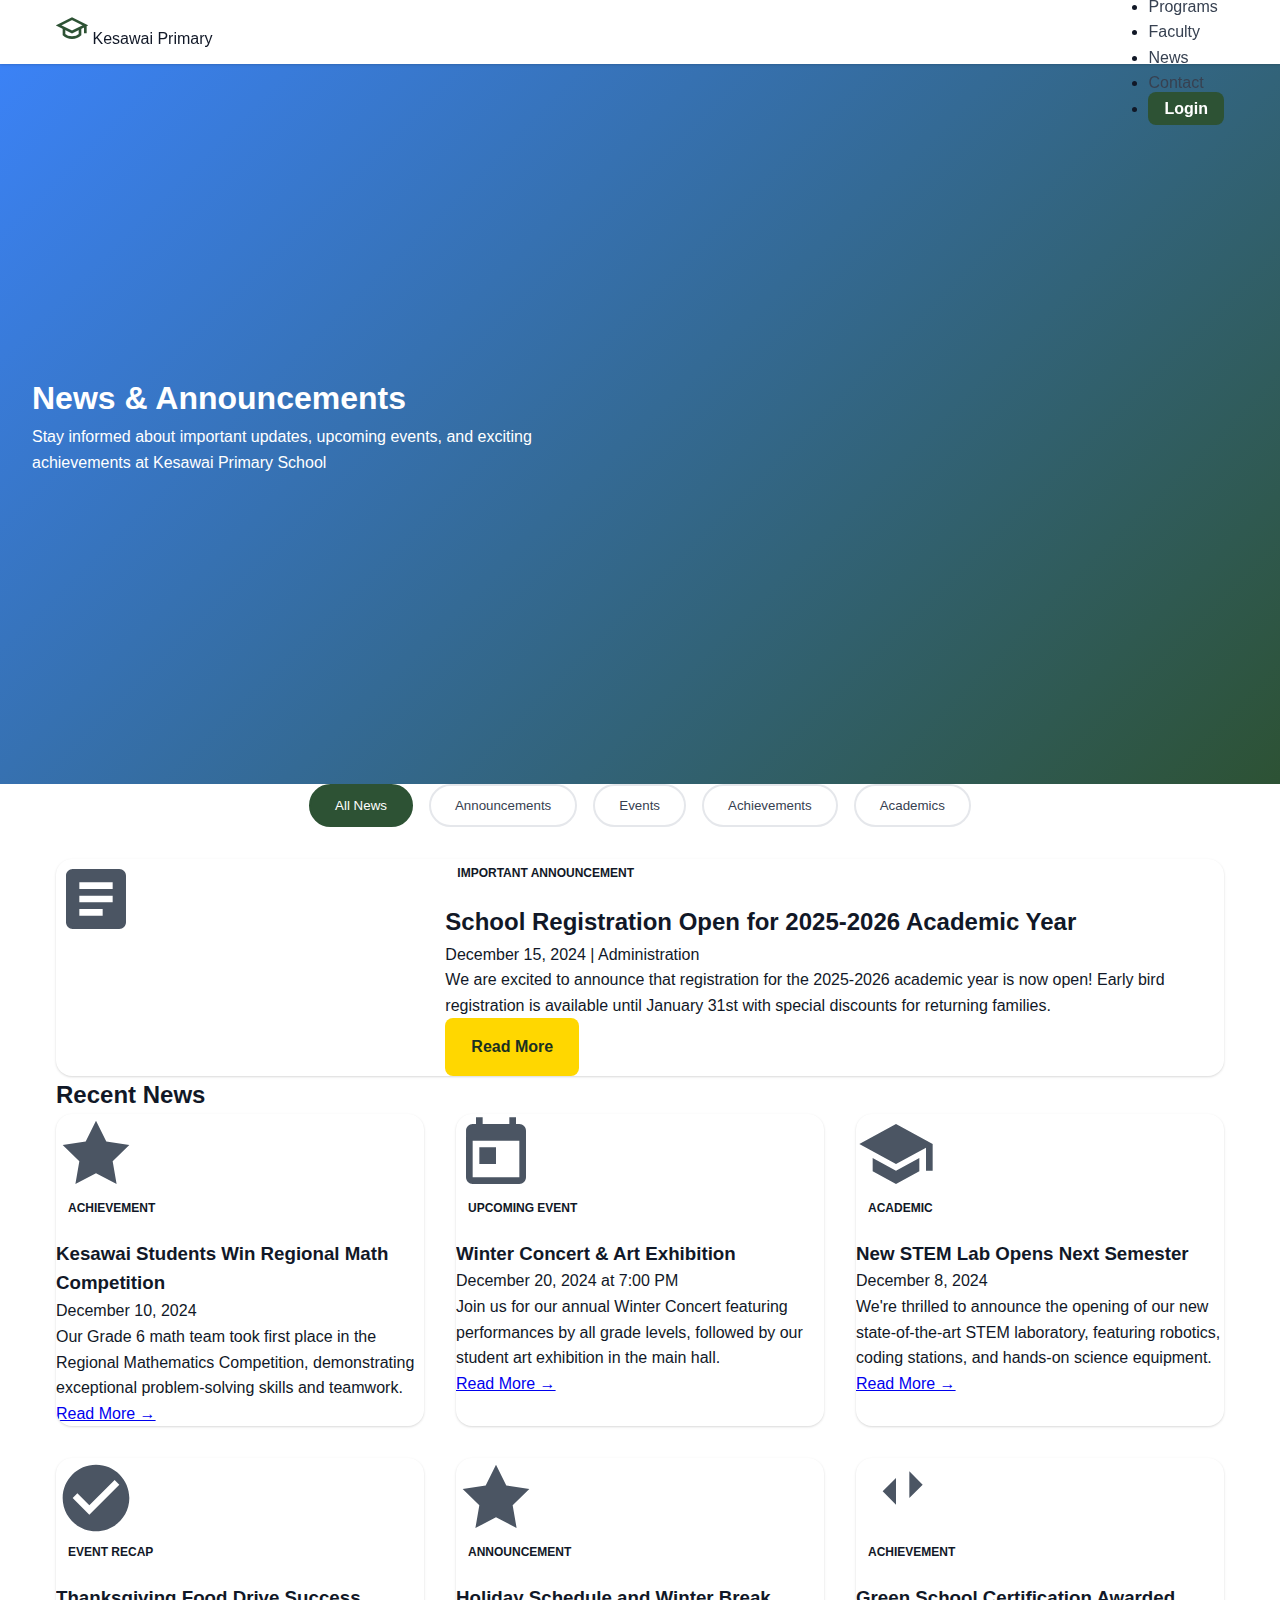
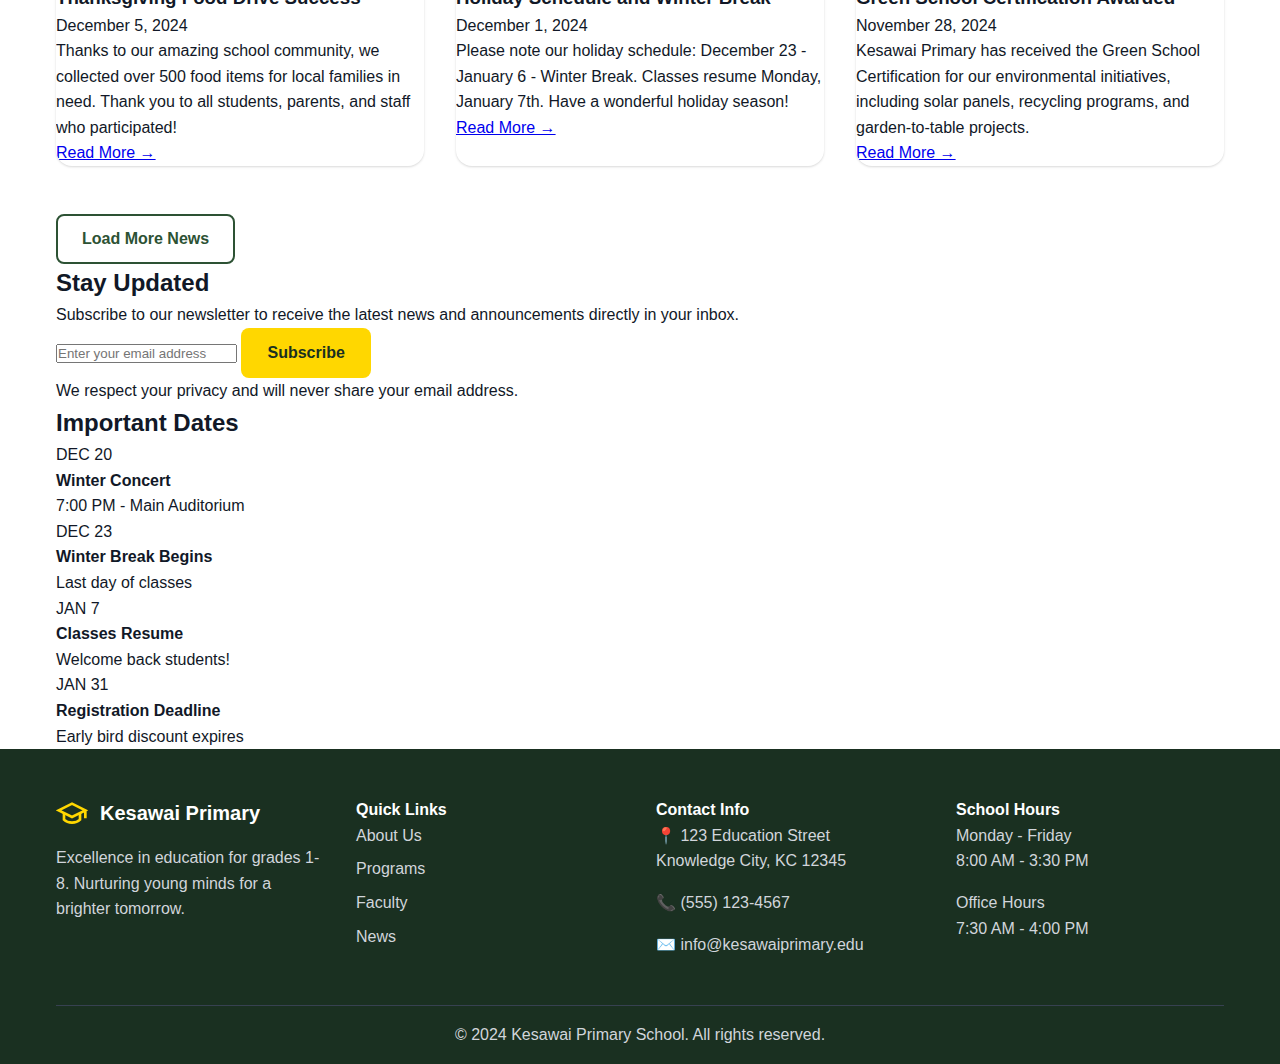
<file: news.html>
<!DOCTYPE html>
<html lang="en">
<head>
    <meta charset="UTF-8">
    <meta name="viewport" content="width=device-width, initial-scale=1.0">
    <title>News & Announcements - Kesawai Primary School</title>
    <meta name="description" content="Stay updated with the latest news, events, and announcements from Kesawai Primary School. Important information for students, parents, and staff.">
    <link rel="stylesheet" href="styles.css">
</head>
<body>
    <!-- Navigation -->
    <nav class="navbar">
        <div class="nav-container">
            <div class="logo">
                <svg class="logo-icon" viewBox="0 0 24 24" fill="none" stroke="currentColor" stroke-width="2">
                    <path d="M22 10v6M2 10l10-5 10 5-10 5z"/>
                    <path d="M6 12v5c3 3 9 3 12 0v-5"/>
                </svg>
                <span>Kesawai Primary</span>
            </div>
            <div class="nav-toggle" id="nav-toggle">
                <span></span>
                <span></span>
                <span></span>
            </div>
            <ul class="nav-menu" id="nav-menu">
                <li><a href="index.html" class="nav-link">Home</a></li>
                <li><a href="about.html" class="nav-link">About</a></li>
                <li><a href="programs.html" class="nav-link">Programs</a></li>
                <li><a href="faculty.html" class="nav-link">Faculty</a></li>
                <li><a href="news.html" class="nav-link active">News</a></li>
                <li><a href="contact.html" class="nav-link">Contact</a></li>
                <li><a href="login.html" class="nav-link login-btn">Login</a></li>
            </ul>
        </div>
    </nav>

    <!-- News Hero Section -->
    <section class="hero news-hero">
        <div class="hero-content">
            <h1>News & Announcements</h1>
            <p>Stay informed about important updates, upcoming events, and exciting achievements at Kesawai Primary School</p>
        </div>
    </section>

    <!-- News Content -->
    <main class="main-content">
        <!-- News Categories -->
        <section class="section">
            <div class="container">
                <div class="news-categories">
                    <button class="category-btn active" data-category="all">All News</button>
                    <button class="category-btn" data-category="announcements">Announcements</button>
                    <button class="category-btn" data-category="events">Events</button>
                    <button class="category-btn" data-category="achievements">Achievements</button>
                    <button class="category-btn" data-category="academics">Academics</button>
                </div>
            </div>
        </section>

        <!-- Featured News -->
        <section class="section">
            <div class="container">
                <div class="featured-news">
                    <div class="news-card featured" data-category="announcements">
                        <div class="news-image">
                            <div class="placeholder-image">
                                <svg viewBox="0 0 24 24" fill="currentColor">
                                    <path d="M19 3H5c-1.1 0-2 .9-2 2v14c0 1.1.9 2 2 2h14c1.1 0 2-.9 2-2V5c0-1.1-.9-2-2-2zm-5 14H7v-2h7v2zm3-4H7v-2h10v2zm0-4H7V7h10v2z"/>
                                </svg>
                            </div>
                        </div>
                        <div class="news-content">
                            <span class="news-badge">Important Announcement</span>
                            <h2>School Registration Open for 2025-2026 Academic Year</h2>
                            <p class="news-meta">December 15, 2024 | Administration</p>
                            <p>We are excited to announce that registration for the 2025-2026 academic year is now open! Early bird registration is available until January 31st with special discounts for returning families.</p>
                            <a href="#" class="btn btn-primary">Read More</a>
                        </div>
                    </div>
                </div>
            </div>
        </section>

        <!-- Recent News Grid -->
        <section class="section bg-light">
            <div class="container">
                <h2 class="section-title">Recent News</h2>
                <div class="news-grid">
                    <article class="news-card" data-category="achievements">
                        <div class="news-image">
                            <div class="placeholder-image">
                                <svg viewBox="0 0 24 24" fill="currentColor">
                                    <path d="M12 2l3.09 6.26L22 9.27l-5 4.87 1.18 6.88L12 17.77l-6.18 3.25L7 14.14 2 9.27l6.91-1.01L12 2z"/>
                                </svg>
                            </div>
                        </div>
                        <div class="news-content">
                            <span class="news-badge achievement">Achievement</span>
                            <h3>Kesawai Students Win Regional Math Competition</h3>
                            <p class="news-meta">December 10, 2024</p>
                            <p>Our Grade 6 math team took first place in the Regional Mathematics Competition, demonstrating exceptional problem-solving skills and teamwork.</p>
                            <a href="#" class="read-more">Read More →</a>
                        </div>
                    </article>

                    <article class="news-card" data-category="events">
                        <div class="news-image">
                            <div class="placeholder-image">
                                <svg viewBox="0 0 24 24" fill="currentColor">
                                    <path d="M19 3h-1V1h-2v2H8V1H6v2H5c-1.11 0-1.99.9-1.99 2L3 19c0 1.1.89 2 2 2h14c1.1 0 2-.9 2-2V5c0-1.1-.9-2-2-2zm0 16H5V8h14v11zM7 10h5v5H7z"/>
                                </svg>
                            </div>
                        </div>
                        <div class="news-content">
                            <span class="news-badge event">Upcoming Event</span>
                            <h3>Winter Concert & Art Exhibition</h3>
                            <p class="news-meta">December 20, 2024 at 7:00 PM</p>
                            <p>Join us for our annual Winter Concert featuring performances by all grade levels, followed by our student art exhibition in the main hall.</p>
                            <a href="#" class="read-more">Read More →</a>
                        </div>
                    </article>

                    <article class="news-card" data-category="academics">
                        <div class="news-image">
                            <div class="placeholder-image">
                                <svg viewBox="0 0 24 24" fill="currentColor">
                                    <path d="M5 13.18v4L12 21l7-3.82v-4L12 17l-7-3.82zM12 3L1 9l11 6 9-4.91V17h2V9L12 3z"/>
                                </svg>
                            </div>
                        </div>
                        <div class="news-content">
                            <span class="news-badge academic">Academic</span>
                            <h3>New STEM Lab Opens Next Semester</h3>
                            <p class="news-meta">December 8, 2024</p>
                            <p>We're thrilled to announce the opening of our new state-of-the-art STEM laboratory, featuring robotics, coding stations, and hands-on science equipment.</p>
                            <a href="#" class="read-more">Read More →</a>
                        </div>
                    </article>

                    <article class="news-card" data-category="events">
                        <div class="news-image">
                            <div class="placeholder-image">
                                <svg viewBox="0 0 24 24" fill="currentColor">
                                    <path d="M12 2C6.48 2 2 6.48 2 12s4.48 10 10 10 10-4.48 10-10S17.52 2 12 2zm-2 15l-5-5 1.41-1.41L10 14.17l7.59-7.59L19 8l-9 9z"/>
                                </svg>
                            </div>
                        </div>
                        <div class="news-content">
                            <span class="news-badge event">Event Recap</span>
                            <h3>Thanksgiving Food Drive Success</h3>
                            <p class="news-meta">December 5, 2024</p>
                            <p>Thanks to our amazing school community, we collected over 500 food items for local families in need. Thank you to all students, parents, and staff who participated!</p>
                            <a href="#" class="read-more">Read More →</a>
                        </div>
                    </article>

                    <article class="news-card" data-category="announcements">
                        <div class="news-image">
                            <div class="placeholder-image">
                                <svg viewBox="0 0 24 24" fill="currentColor">
                                    <path d="M12 2l3.09 6.26L22 9.27l-5 4.87 1.18 6.88L12 17.77l-6.18 3.25L7 14.14 2 9.27l6.91-1.01L12 2z"/>
                                </svg>
                            </div>
                        </div>
                        <div class="news-content">
                            <span class="news-badge announcement">Announcement</span>
                            <h3>Holiday Schedule and Winter Break</h3>
                            <p class="news-meta">December 1, 2024</p>
                            <p>Please note our holiday schedule: December 23 - January 6 - Winter Break. Classes resume Monday, January 7th. Have a wonderful holiday season!</p>
                            <a href="#" class="read-more">Read More →</a>
                        </div>
                    </article>

                    <article class="news-card" data-category="achievements">
                        <div class="news-image">
                            <div class="placeholder-image">
                                <svg viewBox="0 0 24 24" fill="currentColor">
                                    <path d="M16 4l4 4-4 4m-4-4h8m-8 6l-4-4 4-4m4 4H4"/>
                                </svg>
                            </div>
                        </div>
                        <div class="news-content">
                            <span class="news-badge achievement">Achievement</span>
                            <h3>Green School Certification Awarded</h3>
                            <p class="news-meta">November 28, 2024</p>
                            <p>Kesawai Primary has received the Green School Certification for our environmental initiatives, including solar panels, recycling programs, and garden-to-table projects.</p>
                            <a href="#" class="read-more">Read More →</a>
                        </div>
                    </article>
                </div>

                <!-- Load More Button -->
                <div class="text-center" style="margin-top: 3rem;">
                    <button class="btn btn-outline">Load More News</button>
                </div>
            </div>
        </section>

        <!-- Newsletter Signup -->
        <section class="section newsletter-section">
            <div class="container">
                <div class="newsletter-content">
                    <h2>Stay Updated</h2>
                    <p>Subscribe to our newsletter to receive the latest news and announcements directly in your inbox.</p>
                    <form class="newsletter-form" id="newsletter-form">
                        <div class="form-group">
                            <input type="email" id="newsletter-email" name="email" placeholder="Enter your email address" required>
                            <button type="submit" class="btn btn-primary">Subscribe</button>
                        </div>
                        <p class="form-note">We respect your privacy and will never share your email address.</p>
                    </form>
                </div>
            </div>
        </section>

        <!-- Important Dates -->
        <section class="section bg-light">
            <div class="container">
                <h2 class="section-title">Important Dates</h2>
                <div class="dates-grid">
                    <div class="date-item">
                        <div class="date-box">
                            <span class="month">DEC</span>
                            <span class="day">20</span>
                        </div>
                        <div class="date-info">
                            <h4>Winter Concert</h4>
                            <p>7:00 PM - Main Auditorium</p>
                        </div>
                    </div>
                    
                    <div class="date-item">
                        <div class="date-box">
                            <span class="month">DEC</span>
                            <span class="day">23</span>
                        </div>
                        <div class="date-info">
                            <h4>Winter Break Begins</h4>
                            <p>Last day of classes</p>
                        </div>
                    </div>
                    
                    <div class="date-item">
                        <div class="date-box">
                            <span class="month">JAN</span>
                            <span class="day">7</span>
                        </div>
                        <div class="date-info">
                            <h4>Classes Resume</h4>
                            <p>Welcome back students!</p>
                        </div>
                    </div>
                    
                    <div class="date-item">
                        <div class="date-box">
                            <span class="month">JAN</span>
                            <span class="day">31</span>
                        </div>
                        <div class="date-info">
                            <h4>Registration Deadline</h4>
                            <p>Early bird discount expires</p>
                        </div>
                    </div>
                </div>
            </div>
        </section>
    </main>

    <!-- Footer -->
    <footer class="footer">
        <div class="container">
            <div class="footer-content">
                <div class="footer-section">
                    <div class="footer-logo">
                        <svg class="logo-icon" viewBox="0 0 24 24" fill="none" stroke="currentColor" stroke-width="2">
                            <path d="M22 10v6M2 10l10-5 10 5-10 5z"/>
                            <path d="M6 12v5c3 3 9 3 12 0v-5"/>
                        </svg>
                        <span>Kesawai Primary</span>
                    </div>
                    <p>Excellence in education for grades 1-8. Nurturing young minds for a brighter tomorrow.</p>
                </div>
                
                <div class="footer-section">
                    <h4>Quick Links</h4>
                    <ul>
                        <li><a href="about.html">About Us</a></li>
                        <li><a href="programs.html">Programs</a></li>
                        <li><a href="faculty.html">Faculty</a></li>
                        <li><a href="news.html">News</a></li>
                    </ul>
                </div>
                
                <div class="footer-section">
                    <h4>Contact Info</h4>
                    <p>📍 123 Education Street<br>Knowledge City, KC 12345</p>
                    <p>📞 (555) 123-4567</p>
                    <p>✉️ info@kesawaiprimary.edu</p>
                </div>
                
                <div class="footer-section">
                    <h4>School Hours</h4>
                    <p>Monday - Friday<br>8:00 AM - 3:30 PM</p>
                    <p>Office Hours<br>7:30 AM - 4:00 PM</p>
                </div>
            </div>
            
            <div class="footer-bottom">
                <p>&copy; 2024 Kesawai Primary School. All rights reserved.</p>
            </div>
        </div>
    </footer>

    <script src="script.js"></script>
</body>
</html>
</file>
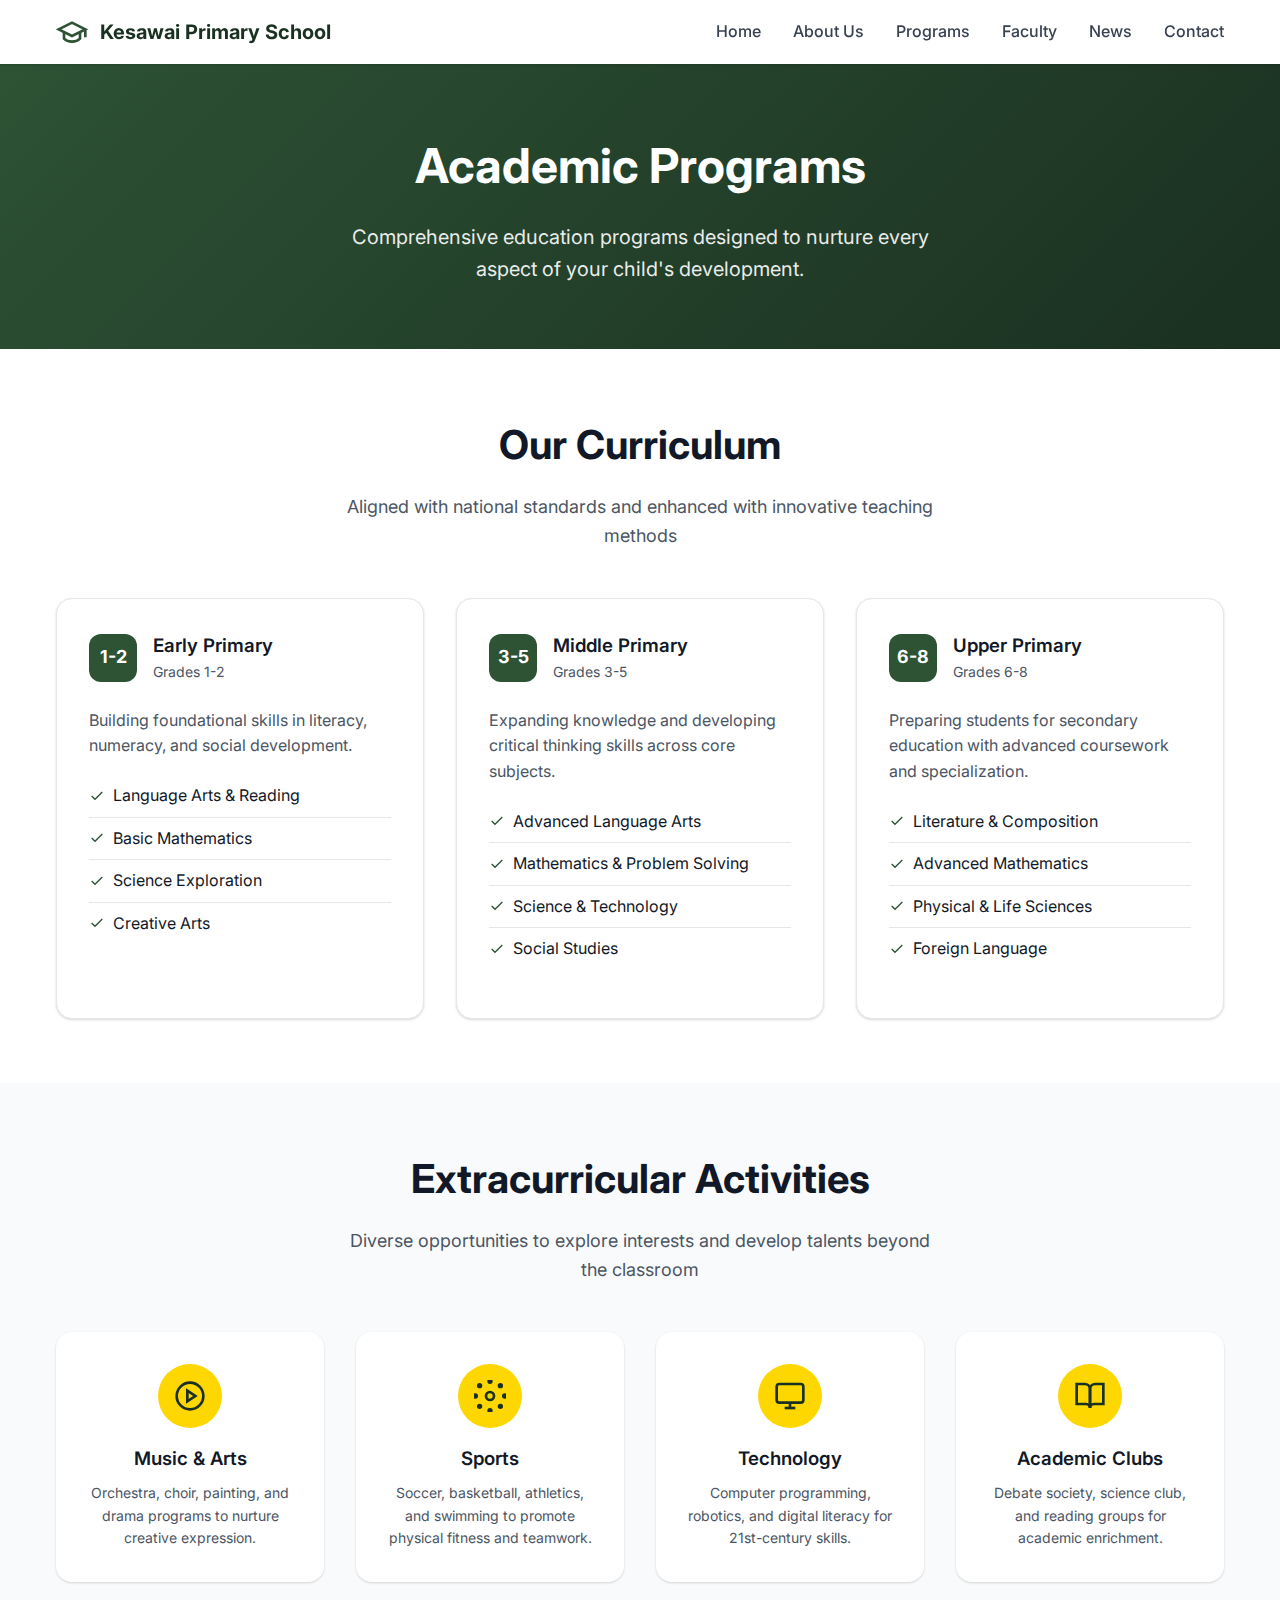
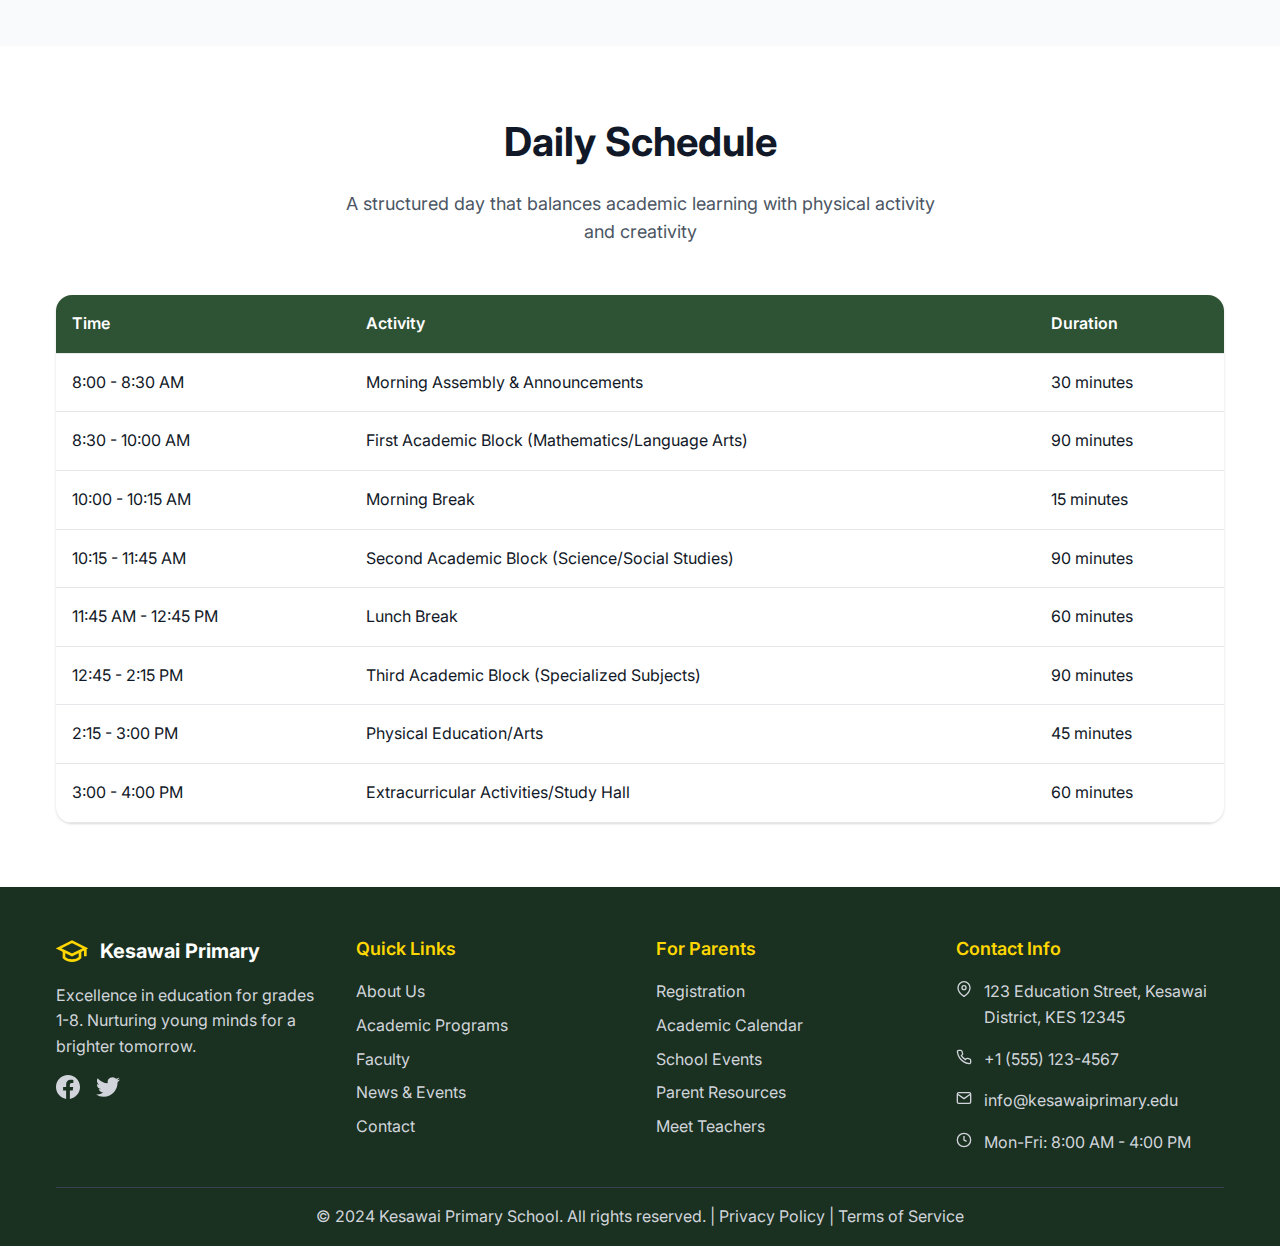
<file: programs.html>
<!DOCTYPE html>
<html lang="en">
<head>
    <meta charset="UTF-8">
    <meta name="viewport" content="width=device-width, initial-scale=1.0">
    <title>Academic Programs - Kesawai Primary School</title>
    <meta name="description" content="Explore our comprehensive academic programs for grades 1-8. Quality curriculum, extracurricular activities, and specialized learning opportunities.">
    
    <link rel="stylesheet" href="styles.css">
    <link href="https://fonts.googleapis.com/css2?family=Inter:wght@300;400;500;600;700&display=swap" rel="stylesheet">
    <style>
        .programs-hero {
            margin-top: 4rem;
            background: linear-gradient(135deg, var(--school-green), var(--school-dark-green));
            color: var(--white);
            padding: 4rem 0;
            text-align: center;
        }
        
        .curriculum-section {
            padding: 4rem 0;
            background: var(--white);
        }
        
        .grade-levels {
            display: grid;
            grid-template-columns: repeat(auto-fit, minmax(300px, 1fr));
            gap: 2rem;
            margin-top: 3rem;
        }
        
        .grade-card {
            background: var(--white);
            padding: 2rem;
            border-radius: 1rem;
            box-shadow: var(--shadow);
            border: 1px solid var(--gray-200);
            transition: transform 0.3s ease;
        }
        
        .grade-card:hover {
            transform: translateY(-5px);
        }
        
        .grade-header {
            display: flex;
            align-items: center;
            gap: 1rem;
            margin-bottom: 1.5rem;
        }
        
        .grade-icon {
            width: 3rem;
            height: 3rem;
            background: var(--school-green);
            border-radius: 0.75rem;
            display: flex;
            align-items: center;
            justify-content: center;
            color: var(--white);
            font-weight: 700;
            font-size: 1.125rem;
        }
        
        .subjects-list {
            list-style: none;
            margin: 1rem 0;
        }
        
        .subjects-list li {
            padding: 0.5rem 0;
            border-bottom: 1px solid var(--gray-200);
            display: flex;
            align-items: center;
            gap: 0.5rem;
        }
        
        .subjects-list li:last-child {
            border-bottom: none;
        }
        
        .extracurricular-section {
            padding: 4rem 0;
            background: var(--gray-50);
        }
        
        .activities-grid {
            display: grid;
            grid-template-columns: repeat(auto-fit, minmax(250px, 1fr));
            gap: 2rem;
            margin-top: 3rem;
        }
        
        .activity-card {
            background: var(--white);
            padding: 2rem;
            border-radius: 1rem;
            box-shadow: var(--shadow);
            text-align: center;
        }
        
        .activity-icon {
            width: 4rem;
            height: 4rem;
            margin: 0 auto 1rem;
            background: var(--school-yellow);
            border-radius: 50%;
            display: flex;
            align-items: center;
            justify-content: center;
            color: var(--school-dark-green);
        }
        
        .schedule-section {
            padding: 4rem 0;
            background: var(--white);
        }
        
        .schedule-table {
            width: 100%;
            border-collapse: collapse;
            margin-top: 2rem;
            background: var(--white);
            border-radius: 1rem;
            overflow: hidden;
            box-shadow: var(--shadow);
        }
        
        .schedule-table th,
        .schedule-table td {
            padding: 1rem;
            text-align: left;
            border-bottom: 1px solid var(--gray-200);
        }
        
        .schedule-table th {
            background: var(--school-green);
            color: var(--white);
            font-weight: 600;
        }
        
        .schedule-table tr:hover {
            background: var(--gray-50);
        }
        
        @media (max-width: 768px) {
            .schedule-table {
                font-size: 0.875rem;
            }
            
            .schedule-table th,
            .schedule-table td {
                padding: 0.75rem;
            }
        }
    </style>
</head>
<body>
    <!-- Navigation -->
    <nav class="navbar">
        <div class="nav-container">
            <div class="nav-logo">
                <svg class="logo-icon" viewBox="0 0 24 24" fill="none" stroke="currentColor" stroke-width="2">
                    <path d="M22 10v6M2 10l10-5 10 5-10 5z"/>
                    <path d="M6 12v5c3 3 9 3 12 0v-5"/>
                </svg>
                <span class="logo-text">Kesawai Primary School</span>
            </div>
            
            <div class="nav-links" id="navLinks">
                <a href="index.html" class="nav-link">Home</a>
                <a href="about.html" class="nav-link">About Us</a>
                <a href="programs.html" class="nav-link active">Programs</a>
                <a href="faculty.html" class="nav-link">Faculty</a>
                <a href="news.html" class="nav-link">News</a>
                <a href="contact.html" class="nav-link">Contact</a>
            </div>
            
            <button class="mobile-menu-btn" id="mobileMenuBtn">
                <span></span>
                <span></span>
                <span></span>
            </button>
        </div>
    </nav>

    <!-- Programs Hero -->
    <section class="programs-hero">
        <div class="container">
            <h1 style="font-size: 3rem; font-weight: 700; margin-bottom: 1rem;">Academic Programs</h1>
            <p style="font-size: 1.25rem; opacity: 0.9; max-width: 600px; margin: 0 auto;">
                Comprehensive education programs designed to nurture every aspect of your child's development.
            </p>
        </div>
    </section>

    <!-- Curriculum Section -->
    <section class="curriculum-section">
        <div class="container">
            <div class="section-header">
                <h2>Our Curriculum</h2>
                <p>Aligned with national standards and enhanced with innovative teaching methods</p>
            </div>
            
            <div class="grade-levels">
                <div class="grade-card">
                    <div class="grade-header">
                        <div class="grade-icon">1-2</div>
                        <div>
                            <h3 style="font-weight: 600; margin: 0; color: var(--gray-900);">Early Primary</h3>
                            <p style="color: var(--gray-600); margin: 0; font-size: 0.875rem;">Grades 1-2</p>
                        </div>
                    </div>
                    <p style="color: var(--gray-600); margin-bottom: 1rem;">Building foundational skills in literacy, numeracy, and social development.</p>
                    <ul class="subjects-list">
                        <li>
                            <svg viewBox="0 0 24 24" fill="none" stroke="currentColor" stroke-width="2" style="width: 1rem; height: 1rem; color: var(--school-green);">
                                <polyline points="20,6 9,17 4,12"/>
                            </svg>
                            Language Arts & Reading
                        </li>
                        <li>
                            <svg viewBox="0 0 24 24" fill="none" stroke="currentColor" stroke-width="2" style="width: 1rem; height: 1rem; color: var(--school-green);">
                                <polyline points="20,6 9,17 4,12"/>
                            </svg>
                            Basic Mathematics
                        </li>
                        <li>
                            <svg viewBox="0 0 24 24" fill="none" stroke="currentColor" stroke-width="2" style="width: 1rem; height: 1rem; color: var(--school-green);">
                                <polyline points="20,6 9,17 4,12"/>
                            </svg>
                            Science Exploration
                        </li>
                        <li>
                            <svg viewBox="0 0 24 24" fill="none" stroke="currentColor" stroke-width="2" style="width: 1rem; height: 1rem; color: var(--school-green);">
                                <polyline points="20,6 9,17 4,12"/>
                            </svg>
                            Creative Arts
                        </li>
                    </ul>
                </div>

                <div class="grade-card">
                    <div class="grade-header">
                        <div class="grade-icon">3-5</div>
                        <div>
                            <h3 style="font-weight: 600; margin: 0; color: var(--gray-900);">Middle Primary</h3>
                            <p style="color: var(--gray-600); margin: 0; font-size: 0.875rem;">Grades 3-5</p>
                        </div>
                    </div>
                    <p style="color: var(--gray-600); margin-bottom: 1rem;">Expanding knowledge and developing critical thinking skills across core subjects.</p>
                    <ul class="subjects-list">
                        <li>
                            <svg viewBox="0 0 24 24" fill="none" stroke="currentColor" stroke-width="2" style="width: 1rem; height: 1rem; color: var(--school-green);">
                                <polyline points="20,6 9,17 4,12"/>
                            </svg>
                            Advanced Language Arts
                        </li>
                        <li>
                            <svg viewBox="0 0 24 24" fill="none" stroke="currentColor" stroke-width="2" style="width: 1rem; height: 1rem; color: var(--school-green);">
                                <polyline points="20,6 9,17 4,12"/>
                            </svg>
                            Mathematics & Problem Solving
                        </li>
                        <li>
                            <svg viewBox="0 0 24 24" fill="none" stroke="currentColor" stroke-width="2" style="width: 1rem; height: 1rem; color: var(--school-green);">
                                <polyline points="20,6 9,17 4,12"/>
                            </svg>
                            Science & Technology
                        </li>
                        <li>
                            <svg viewBox="0 0 24 24" fill="none" stroke="currentColor" stroke-width="2" style="width: 1rem; height: 1rem; color: var(--school-green);">
                                <polyline points="20,6 9,17 4,12"/>
                            </svg>
                            Social Studies
                        </li>
                    </ul>
                </div>

                <div class="grade-card">
                    <div class="grade-header">
                        <div class="grade-icon">6-8</div>
                        <div>
                            <h3 style="font-weight: 600; margin: 0; color: var(--gray-900);">Upper Primary</h3>
                            <p style="color: var(--gray-600); margin: 0; font-size: 0.875rem;">Grades 6-8</p>
                        </div>
                    </div>
                    <p style="color: var(--gray-600); margin-bottom: 1rem;">Preparing students for secondary education with advanced coursework and specialization.</p>
                    <ul class="subjects-list">
                        <li>
                            <svg viewBox="0 0 24 24" fill="none" stroke="currentColor" stroke-width="2" style="width: 1rem; height: 1rem; color: var(--school-green);">
                                <polyline points="20,6 9,17 4,12"/>
                            </svg>
                            Literature & Composition
                        </li>
                        <li>
                            <svg viewBox="0 0 24 24" fill="none" stroke="currentColor" stroke-width="2" style="width: 1rem; height: 1rem; color: var(--school-green);">
                                <polyline points="20,6 9,17 4,12"/>
                            </svg>
                            Advanced Mathematics
                        </li>
                        <li>
                            <svg viewBox="0 0 24 24" fill="none" stroke="currentColor" stroke-width="2" style="width: 1rem; height: 1rem; color: var(--school-green);">
                                <polyline points="20,6 9,17 4,12"/>
                            </svg>
                            Physical & Life Sciences
                        </li>
                        <li>
                            <svg viewBox="0 0 24 24" fill="none" stroke="currentColor" stroke-width="2" style="width: 1rem; height: 1rem; color: var(--school-green);">
                                <polyline points="20,6 9,17 4,12"/>
                            </svg>
                            Foreign Language
                        </li>
                    </ul>
                </div>
            </div>
        </div>
    </section>

    <!-- Extracurricular Activities -->
    <section class="extracurricular-section">
        <div class="container">
            <div class="section-header">
                <h2>Extracurricular Activities</h2>
                <p>Diverse opportunities to explore interests and develop talents beyond the classroom</p>
            </div>
            
            <div class="activities-grid">
                <div class="activity-card">
                    <div class="activity-icon">
                        <svg viewBox="0 0 24 24" fill="none" stroke="currentColor" stroke-width="2" style="width: 2rem; height: 2rem;">
                            <circle cx="12" cy="12" r="10"/>
                            <polygon points="10,8 16,12 10,16 10,8"/>
                        </svg>
                    </div>
                    <h3 style="font-weight: 600; margin-bottom: 0.5rem; color: var(--gray-900);">Music & Arts</h3>
                    <p style="color: var(--gray-600); font-size: 0.875rem;">Orchestra, choir, painting, and drama programs to nurture creative expression.</p>
                </div>

                <div class="activity-card">
                    <div class="activity-icon">
                        <svg viewBox="0 0 24 24" fill="none" stroke="currentColor" stroke-width="2" style="width: 2rem; height: 2rem;">
                            <circle cx="12" cy="12" r="3"/>
                            <circle cx="12" cy="1" r="1"/>
                            <circle cx="12" cy="23" r="1"/>
                            <circle cx="4.22" cy="4.22" r="1"/>
                            <circle cx="19.78" cy="19.78" r="1"/>
                            <circle cx="1" cy="12" r="1"/>
                            <circle cx="23" cy="12" r="1"/>
                            <circle cx="4.22" cy="19.78" r="1"/>
                            <circle cx="19.78" cy="4.22" r="1"/>
                        </svg>
                    </div>
                    <h3 style="font-weight: 600; margin-bottom: 0.5rem; color: var(--gray-900);">Sports</h3>
                    <p style="color: var(--gray-600); font-size: 0.875rem;">Soccer, basketball, athletics, and swimming to promote physical fitness and teamwork.</p>
                </div>

                <div class="activity-card">
                    <div class="activity-icon">
                        <svg viewBox="0 0 24 24" fill="none" stroke="currentColor" stroke-width="2" style="width: 2rem; height: 2rem;">
                            <rect x="2" y="3" width="20" height="14" rx="2" ry="2"/>
                            <line x1="8" y1="21" x2="16" y2="21"/>
                            <line x1="12" y1="17" x2="12" y2="21"/>
                        </svg>
                    </div>
                    <h3 style="font-weight: 600; margin-bottom: 0.5rem; color: var(--gray-900);">Technology</h3>
                    <p style="color: var(--gray-600); font-size: 0.875rem;">Computer programming, robotics, and digital literacy for 21st-century skills.</p>
                </div>

                <div class="activity-card">
                    <div class="activity-icon">
                        <svg viewBox="0 0 24 24" fill="none" stroke="currentColor" stroke-width="2" style="width: 2rem; height: 2rem;">
                            <path d="M2 3h6a4 4 0 0 1 4 4v14a3 3 0 0 0-3-3H2z"/>
                            <path d="M22 3h-6a4 4 0 0 0-4 4v14a3 3 0 0 1 3-3h7z"/>
                        </svg>
                    </div>
                    <h3 style="font-weight: 600; margin-bottom: 0.5rem; color: var(--gray-900);">Academic Clubs</h3>
                    <p style="color: var(--gray-600); font-size: 0.875rem;">Debate society, science club, and reading groups for academic enrichment.</p>
                </div>
            </div>
        </div>
    </section>

    <!-- Daily Schedule -->
    <section class="schedule-section">
        <div class="container">
            <div class="section-header">
                <h2>Daily Schedule</h2>
                <p>A structured day that balances academic learning with physical activity and creativity</p>
            </div>
            
            <table class="schedule-table">
                <thead>
                    <tr>
                        <th>Time</th>
                        <th>Activity</th>
                        <th>Duration</th>
                    </tr>
                </thead>
                <tbody>
                    <tr>
                        <td>8:00 - 8:30 AM</td>
                        <td>Morning Assembly & Announcements</td>
                        <td>30 minutes</td>
                    </tr>
                    <tr>
                        <td>8:30 - 10:00 AM</td>
                        <td>First Academic Block (Mathematics/Language Arts)</td>
                        <td>90 minutes</td>
                    </tr>
                    <tr>
                        <td>10:00 - 10:15 AM</td>
                        <td>Morning Break</td>
                        <td>15 minutes</td>
                    </tr>
                    <tr>
                        <td>10:15 - 11:45 AM</td>
                        <td>Second Academic Block (Science/Social Studies)</td>
                        <td>90 minutes</td>
                    </tr>
                    <tr>
                        <td>11:45 AM - 12:45 PM</td>
                        <td>Lunch Break</td>
                        <td>60 minutes</td>
                    </tr>
                    <tr>
                        <td>12:45 - 2:15 PM</td>
                        <td>Third Academic Block (Specialized Subjects)</td>
                        <td>90 minutes</td>
                    </tr>
                    <tr>
                        <td>2:15 - 3:00 PM</td>
                        <td>Physical Education/Arts</td>
                        <td>45 minutes</td>
                    </tr>
                    <tr>
                        <td>3:00 - 4:00 PM</td>
                        <td>Extracurricular Activities/Study Hall</td>
                        <td>60 minutes</td>
                    </tr>
                </tbody>
            </table>
        </div>
    </section>

    <!-- Footer -->
    <footer class="footer">
        <div class="container">
            <div class="footer-content">
                <div class="footer-section">
                    <div class="footer-logo">
                        <svg class="logo-icon" viewBox="0 0 24 24" fill="none" stroke="currentColor" stroke-width="2">
                            <path d="M22 10v6M2 10l10-5 10 5-10 5z"/>
                            <path d="M6 12v5c3 3 9 3 12 0v-5"/>
                        </svg>
                        <span>Kesawai Primary</span>
                    </div>
                    <p>Excellence in education for grades 1-8. Nurturing young minds for a brighter tomorrow.</p>
                    <div class="social-links">
                        <a href="#" aria-label="Facebook">
                            <svg viewBox="0 0 24 24" fill="currentColor">
                                <path d="M24 12.073c0-6.627-5.373-12-12-12s-12 5.373-12 12c0 5.99 4.388 10.954 10.125 11.854v-8.385H7.078v-3.47h3.047V9.43c0-3.007 1.792-4.669 4.533-4.669 1.312 0 2.686.235 2.686.235v2.953H15.83c-1.491 0-1.956.925-1.956 1.874v2.25h3.328l-.532 3.47h-2.796v8.385C19.612 23.027 24 18.062 24 12.073z"/>
                            </svg>
                        </a>
                        <a href="#" aria-label="Twitter">
                            <svg viewBox="0 0 24 24" fill="currentColor">
                                <path d="M23.953 4.57a10 10 0 01-2.825.775 4.958 4.958 0 002.163-2.723c-.951.555-2.005.959-3.127 1.184a4.92 4.92 0 00-8.384 4.482C7.69 8.095 4.067 6.13 1.64 3.162a4.822 4.822 0 00-.666 2.475c0 1.71.87 3.213 2.188 4.096a4.904 4.904 0 01-2.228-.616v.06a4.923 4.923 0 003.946 4.827 4.996 4.996 0 01-2.212.085 4.936 4.936 0 004.604 3.417 9.867 9.867 0 01-6.102 2.105c-.39 0-.779-.023-1.17-.067a13.995 13.995 0 007.557 2.209c9.053 0 13.998-7.496 13.998-13.985 0-.21 0-.42-.015-.63A9.935 9.935 0 0024 4.59z"/>
                            </svg>
                        </a>
                    </div>
                </div>
                
                <div class="footer-section">
                    <h3>Quick Links</h3>
                    <ul>
                        <li><a href="about.html">About Us</a></li>
                        <li><a href="programs.html">Academic Programs</a></li>
                        <li><a href="faculty.html">Faculty</a></li>
                        <li><a href="news.html">News & Events</a></li>
                        <li><a href="contact.html">Contact</a></li>
                    </ul>
                </div>
                
                <div class="footer-section">
                    <h3>For Parents</h3>
                    <ul>
                        <li><a href="contact.html">Registration</a></li>
                        <li><a href="programs.html">Academic Calendar</a></li>
                        <li><a href="news.html">School Events</a></li>
                        <li><a href="contact.html">Parent Resources</a></li>
                        <li><a href="faculty.html">Meet Teachers</a></li>
                    </ul>
                </div>
                
                <div class="footer-section">
                    <h3>Contact Info</h3>
                    <div class="contact-info">
                        <div class="contact-item">
                            <svg viewBox="0 0 24 24" fill="none" stroke="currentColor" stroke-width="2">
                                <path d="M21 10c0 7-9 13-9 13s-9-6-9-13a9 9 0 0 1 18 0z"/>
                                <circle cx="12" cy="10" r="3"/>
                            </svg>
                            <span>123 Education Street, Kesawai District, KES 12345</span>
                        </div>
                        <div class="contact-item">
                            <svg viewBox="0 0 24 24" fill="none" stroke="currentColor" stroke-width="2">
                                <path d="M22 16.92v3a2 2 0 0 1-2.18 2 19.79 19.79 0 0 1-8.63-3.07 19.5 19.5 0 0 1-6-6 19.79 19.79 0 0 1-3.07-8.67A2 2 0 0 1 4.11 2h3a2 2 0 0 1 2 1.72 12.84 12.84 0 0 0 .7 2.81 2 2 0 0 1-.45 2.11L8.09 9.91a16 16 0 0 0 6 6l1.27-1.27a2 2 0 0 1 2.11-.45 12.84 12.84 0 0 0 2.81.7A2 2 0 0 1 22 16.92z"/>
                            </svg>
                            <span>+1 (555) 123-4567</span>
                        </div>
                        <div class="contact-item">
                            <svg viewBox="0 0 24 24" fill="none" stroke="currentColor" stroke-width="2">
                                <path d="M4 4h16c1.1 0 2 .9 2 2v12c0 1.1-.9 2-2 2H4c-1.1 0-2-.9-2-2V6c0-1.1.9-2 2-2z"/>
                                <polyline points="22,6 12,13 2,6"/>
                            </svg>
                            <span>info@kesawaiprimary.edu</span>
                        </div>
                        <div class="contact-item">
                            <svg viewBox="0 0 24 24" fill="none" stroke="currentColor" stroke-width="2">
                                <circle cx="12" cy="12" r="10"/>
                                <polyline points="12,6 12,12 16,14"/>
                            </svg>
                            <span>Mon-Fri: 8:00 AM - 4:00 PM</span>
                        </div>
                    </div>
                </div>
            </div>
            
            <div class="footer-bottom">
                <p>&copy; 2024 Kesawai Primary School. All rights reserved. | 
                   <a href="#">Privacy Policy</a> | 
                   <a href="#">Terms of Service</a>
                </p>
            </div>
        </div>
    </footer>

    <script src="script.js"></script>
</body>
</html>
</file>
<file: styles.css>
/* Reset and Base Styles */
* {
    margin: 0;
    padding: 0;
    box-sizing: border-box;
}

:root {
    --school-green: #2d5234;
    --school-yellow: #ffd700;
    --school-light-green: #90ee90;
    --school-dark-green: #1a3021;
    --gray-50: #f9fafb;
    --gray-100: #f3f4f6;
    --gray-200: #e5e7eb;
    --gray-300: #d1d5db;
    --gray-600: #4b5563;
    --gray-700: #374151;
    --gray-900: #111827;
    --white: #ffffff;
    --shadow: 0 1px 3px 0 rgba(0, 0, 0, 0.1), 0 1px 2px 0 rgba(0, 0, 0, 0.06);
    --shadow-lg: 0 10px 15px -3px rgba(0, 0, 0, 0.1), 0 4px 6px -2px rgba(0, 0, 0, 0.05);
    --primary-blue: #3b82f6;
    --success-green: #10b981;
    --warning-orange: #f59e0b;
    --error-red: #ef4444;
}

body {
    font-family: 'Inter', -apple-system, BlinkMacSystemFont, 'Segoe UI', Roboto, sans-serif;
    line-height: 1.6;
    color: var(--gray-900);
    background-color: var(--white);
}

.container {
    max-width: 1200px;
    margin: 0 auto;
    padding: 0 1rem;
}

/* Navigation */
.navbar {
    background: var(--white);
    box-shadow: var(--shadow);
    position: fixed;
    top: 0;
    left: 0;
    right: 0;
    z-index: 1000;
}

.nav-container {
    max-width: 1200px;
    margin: 0 auto;
    padding: 0 1rem;
    display: flex;
    justify-content: space-between;
    align-items: center;
    height: 4rem;
}

.nav-logo {
    display: flex;
    align-items: center;
    gap: 0.75rem;
    text-decoration: none;
    color: var(--school-dark-green);
}

.logo-icon {
    width: 2rem;
    height: 2rem;
    color: var(--school-green);
}

.logo-text {
    font-size: 1.25rem;
    font-weight: 700;
}

.nav-links {
    display: flex;
    gap: 2rem;
    align-items: center;
}

.nav-link {
    text-decoration: none;
    color: var(--gray-700);
    font-weight: 500;
    transition: color 0.3s ease;
    position: relative;
}

.nav-link:hover,
.nav-link.active {
    color: var(--school-green);
}

.nav-link.active::after {
    content: '';
    position: absolute;
    bottom: -0.5rem;
    left: 0;
    right: 0;
    height: 2px;
    background-color: var(--school-green);
}

.mobile-menu-btn {
    display: none;
    flex-direction: column;
    gap: 0.25rem;
    background: none;
    border: none;
    cursor: pointer;
    padding: 0.5rem;
}

.mobile-menu-btn span {
    width: 1.5rem;
    height: 2px;
    background-color: var(--gray-700);
    transition: all 0.3s ease;
}

/* Hero Section */
.hero {
    margin-top: 4rem;
    padding: 4rem 0;
    background: linear-gradient(135deg, var(--school-green), var(--school-dark-green));
    color: var(--white);
    display: grid;
    grid-template-columns: 1fr 1fr;
    gap: 3rem;
    align-items: center;
    min-height: 80vh;
}

.hero-content {
    padding: 0 2rem;
}

.hero-title {
    font-size: 3rem;
    font-weight: 700;
    margin-bottom: 1rem;
    line-height: 1.2;
}

.hero-subtitle {
    font-size: 1.5rem;
    color: var(--school-yellow);
    margin-bottom: 1.5rem;
    font-weight: 600;
}

.hero-description {
    font-size: 1.125rem;
    line-height: 1.7;
    margin-bottom: 2rem;
    opacity: 0.9;
}

.hero-buttons {
    display: flex;
    gap: 1rem;
    flex-wrap: wrap;
}

.hero-image {
    padding: 0 2rem;
}

.hero-image img {
    width: 100%;
    height: auto;
    border-radius: 1rem;
    box-shadow: var(--shadow-lg);
}

/* Buttons */
.btn {
    padding: 0.875rem 1.5rem;
    border-radius: 0.5rem;
    text-decoration: none;
    font-weight: 600;
    font-size: 1rem;
    transition: all 0.3s ease;
    display: inline-block;
    text-align: center;
    cursor: pointer;
    border: 2px solid transparent;
}

.btn-primary {
    background-color: var(--school-yellow);
    color: var(--school-dark-green);
}

.btn-primary:hover {
    background-color: #e6c200;
    transform: translateY(-2px);
}

.btn-secondary {
    background-color: transparent;
    color: var(--white);
    border-color: var(--white);
}

.btn-secondary:hover {
    background-color: var(--white);
    color: var(--school-green);
}

.btn-outline {
    background-color: transparent;
    color: var(--school-green);
    border-color: var(--school-green);
}

.btn-outline:hover {
    background-color: var(--school-green);
    color: var(--white);
}

/* Stats Section */
.stats {
    padding: 4rem 0;
    background-color: var(--gray-50);
}

.stats-grid {
    display: grid;
    grid-template-columns: repeat(auto-fit, minmax(250px, 1fr));
    gap: 2rem;
}

.stat-item {
    text-align: center;
    padding: 2rem;
    background: var(--white);
    border-radius: 1rem;
    box-shadow: var(--shadow);
    transition: transform 0.3s ease;
}

.stat-item:hover {
    transform: translateY(-5px);
}

.stat-icon {
    width: 4rem;
    height: 4rem;
    margin: 0 auto 1rem;
    background-color: var(--school-green);
    border-radius: 50%;
    display: flex;
    align-items: center;
    justify-content: center;
    color: var(--white);
}

.stat-icon svg {
    width: 2rem;
    height: 2rem;
}

.stat-number {
    font-size: 2.5rem;
    font-weight: 700;
    color: var(--school-dark-green);
    margin-bottom: 0.5rem;
}

.stat-label {
    color: var(--gray-600);
    font-weight: 500;
}

/* Features Section */
.features {
    padding: 4rem 0;
    background-color: var(--white);
}

.section-header {
    text-align: center;
    margin-bottom: 3rem;
}

.section-header h2 {
    font-size: 2.5rem;
    font-weight: 700;
    color: var(--gray-900);
    margin-bottom: 1rem;
}

.section-header p {
    font-size: 1.125rem;
    color: var(--gray-600);
    max-width: 600px;
    margin: 0 auto;
}

.features-grid {
    display: grid;
    grid-template-columns: repeat(auto-fit, minmax(350px, 1fr));
    gap: 2rem;
}

.feature-card {
    padding: 2rem;
    background: var(--white);
    border-radius: 1rem;
    box-shadow: var(--shadow);
    transition: all 0.3s ease;
    border: 1px solid var(--gray-200);
}

.feature-card:hover {
    transform: translateY(-5px);
    box-shadow: var(--shadow-lg);
}

.feature-icon {
    width: 3rem;
    height: 3rem;
    background-color: var(--school-green);
    border-radius: 0.75rem;
    display: flex;
    align-items: center;
    justify-content: center;
    color: var(--white);
    margin-bottom: 1.5rem;
}

.feature-icon svg {
    width: 1.5rem;
    height: 1.5rem;
}

.feature-card h3 {
    font-size: 1.25rem;
    font-weight: 600;
    color: var(--gray-900);
    margin-bottom: 1rem;
}

.feature-card p {
    color: var(--gray-600);
    line-height: 1.6;
}

/* CTA Section */
.cta {
    padding: 4rem 0;
    background: linear-gradient(135deg, var(--school-green), var(--school-dark-green));
    color: var(--white);
}

.cta-content {
    text-align: center;
    max-width: 800px;
    margin: 0 auto;
}

.cta-content h2 {
    font-size: 2.5rem;
    font-weight: 700;
    margin-bottom: 1rem;
}

.cta-content p {
    font-size: 1.25rem;
    margin-bottom: 2rem;
    opacity: 0.9;
}

.cta-buttons {
    display: flex;
    gap: 1rem;
    justify-content: center;
    flex-wrap: wrap;
}

/* Footer */
.footer {
    background-color: var(--school-dark-green);
    color: var(--white);
    padding: 3rem 0 1rem;
}

.footer-content {
    display: grid;
    grid-template-columns: repeat(auto-fit, minmax(250px, 1fr));
    gap: 2rem;
    margin-bottom: 2rem;
}

.footer-section h3 {
    font-size: 1.125rem;
    font-weight: 600;
    margin-bottom: 1rem;
    color: var(--school-yellow);
}

.footer-logo {
    display: flex;
    align-items: center;
    gap: 0.75rem;
    margin-bottom: 1rem;
}

.footer-logo .logo-icon {
    width: 2rem;
    height: 2rem;
    color: var(--school-yellow);
}

.footer-logo span {
    font-size: 1.25rem;
    font-weight: 700;
}

.footer-section p {
    color: #d1d5db;
    line-height: 1.6;
    margin-bottom: 1rem;
}

.footer-section ul {
    list-style: none;
}

.footer-section ul li {
    margin-bottom: 0.5rem;
}

.footer-section ul li a {
    color: #d1d5db;
    text-decoration: none;
    transition: color 0.3s ease;
}

.footer-section ul li a:hover {
    color: var(--white);
}

.social-links {
    display: flex;
    gap: 1rem;
    margin-top: 1rem;
}

.social-links a {
    color: #d1d5db;
    transition: color 0.3s ease;
}

.social-links a:hover {
    color: var(--school-yellow);
}

.social-links svg {
    width: 1.5rem;
    height: 1.5rem;
}

.contact-info {
    display: flex;
    flex-direction: column;
    gap: 1rem;
}

.contact-item {
    display: flex;
    align-items: flex-start;
    gap: 0.75rem;
    color: #d1d5db;
}

.contact-item svg {
    width: 1rem;
    height: 1rem;
    margin-top: 0.125rem;
    flex-shrink: 0;
}

.footer-bottom {
    border-top: 1px solid #374151;
    padding-top: 1rem;
    text-align: center;
    color: #d1d5db;
}

.footer-bottom a {
    color: #d1d5db;
    text-decoration: none;
}

.footer-bottom a:hover {
    color: var(--white);
}

/* Responsive Design */
@media (max-width: 768px) {
    .nav-links {
        display: none;
    }
    
    .mobile-menu-btn {
        display: flex;
    }
    
    .nav-links.mobile-open {
        display: flex;
        position: absolute;
        top: 100%;
        left: 0;
        right: 0;
        background: var(--white);
        flex-direction: column;
        padding: 1rem;
        box-shadow: var(--shadow);
        gap: 1rem;
    }
    
    .hero {
        grid-template-columns: 1fr;
        text-align: center;
        padding: 2rem 0;
        min-height: auto;
    }
    
    .hero-title {
        font-size: 2rem;
    }
    
    .hero-subtitle {
        font-size: 1.25rem;
    }
    
    .features-grid {
        grid-template-columns: 1fr;
    }
    
    .stats-grid {
        grid-template-columns: repeat(auto-fit, minmax(200px, 1fr));
    }
    
    .cta-content h2 {
        font-size: 2rem;
    }
    
    .cta-buttons {
        flex-direction: column;
        align-items: center;
    }
    
    .btn {
        width: 100%;
        max-width: 300px;
    }
}

@media (max-width: 480px) {
    .container {
        padding: 0 0.5rem;
    }
    
    .hero-content,
    .hero-image {
        padding: 0 1rem;
    }
    
    .hero-title {
        font-size: 1.75rem;
    }
    
    .section-header h2 {
        font-size: 2rem;
    }
    
    .feature-card,
    .stat-item {
        padding: 1.5rem;
    }
    
    .footer-content {
        grid-template-columns: 1fr;
        text-align: center;
    }
}

/* Smooth scrolling */
html {
    scroll-behavior: smooth;
}

/* Focus styles for accessibility */
.btn:focus,
.nav-link:focus {
    outline: 2px solid var(--school-yellow);
    outline-offset: 2px;
}

/* Animation utilities */
@keyframes fadeInUp {
    from {
        opacity: 0;
        transform: translateY(30px);
    }
    to {
        opacity: 1;
        transform: translateY(0);
    }
}

.animate-fadeInUp {
    animation: fadeInUp 0.6s ease-out;
}

/* Loading states */
.loading {
    opacity: 0.7;
    pointer-events: none;
}

.loading::after {
    content: '';
    position: absolute;
    top: 50%;
    left: 50%;
    width: 20px;
    height: 20px;
    margin: -10px 0 0 -10px;
    border: 2px solid var(--gray-300);
    border-top-color: var(--school-green);
    border-radius: 50%;
    animation: spin 1s linear infinite;
}

@keyframes spin {
    to {
        transform: rotate(360deg);
    }
}

/* Faculty Page Styles */
.faculty-hero {
    background: linear-gradient(135deg, var(--school-green) 0%, var(--school-dark-green) 100%);
}

.faculty-grid {
    display: grid;
    grid-template-columns: repeat(auto-fit, minmax(350px, 1fr));
    gap: 2rem;
    margin-top: 2rem;
}

.faculty-card {
    background: var(--white);
    border-radius: 1rem;
    overflow: hidden;
    box-shadow: var(--shadow);
    transition: transform 0.3s ease, box-shadow 0.3s ease;
}

.faculty-card:hover {
    transform: translateY(-5px);
    box-shadow: var(--shadow-lg);
}

.faculty-image {
    height: 200px;
    background: var(--gray-100);
    display: flex;
    align-items: center;
    justify-content: center;
}

.placeholder-image {
    width: 80px;
    height: 80px;
    color: var(--gray-600);
}

.faculty-info {
    padding: 1.5rem;
}

.faculty-title {
    color: var(--school-yellow);
    font-weight: 600;
    margin-bottom: 0.5rem;
}

/* News Page Styles */
.news-hero {
    background: linear-gradient(135deg, var(--primary-blue) 0%, var(--school-green) 100%);
}

.news-categories {
    display: flex;
    gap: 1rem;
    margin-bottom: 2rem;
    flex-wrap: wrap;
    justify-content: center;
}

.category-btn {
    padding: 0.75rem 1.5rem;
    background: var(--white);
    border: 2px solid var(--gray-200);
    border-radius: 2rem;
    cursor: pointer;
    transition: all 0.3s ease;
    font-weight: 500;
    color: var(--gray-700);
}

.category-btn:hover,
.category-btn.active {
    background: var(--school-green);
    color: var(--white);
    border-color: var(--school-green);
}

.news-card {
    background: var(--white);
    border-radius: 1rem;
    overflow: hidden;
    box-shadow: var(--shadow);
    transition: transform 0.3s ease;
}

.news-card.featured {
    display: grid;
    grid-template-columns: 1fr 2fr;
    gap: 0;
}

.news-grid {
    display: grid;
    grid-template-columns: repeat(auto-fit, minmax(350px, 1fr));
    gap: 2rem;
}

.news-badge {
    display: inline-block;
    padding: 0.25rem 0.75rem;
    border-radius: 1rem;
    font-size: 0.75rem;
    font-weight: 600;
    text-transform: uppercase;
    margin-bottom: 1rem;
}

/* Login Page Styles */
.login-section {
    min-height: 100vh;
    display: flex;
    align-items: center;
    justify-content: center;
    background: linear-gradient(135deg, var(--gray-50) 0%, var(--gray-100) 100%);
    padding: 2rem 1rem;
}

.login-container {
    display: grid;
    grid-template-columns: 1fr 400px;
    gap: 3rem;
    max-width: 1000px;
    width: 100%;
    background: var(--white);
    border-radius: 1rem;
    box-shadow: var(--shadow-lg);
    overflow: hidden;
}

.role-tabs {
    display: flex;
    gap: 0.5rem;
    margin-top: 1rem;
}

.role-tab {
    flex: 1;
    padding: 1rem;
    background: var(--gray-100);
    border: none;
    border-radius: 0.5rem;
    cursor: pointer;
    transition: all 0.3s ease;
    display: flex;
    flex-direction: column;
    align-items: center;
    gap: 0.5rem;
    font-size: 0.875rem;
}

.role-tab.active {
    background: var(--school-green);
    color: var(--white);
}

.login-form {
    display: none;
}

.login-form.active {
    display: block;
}

.login-benefits {
    background: var(--school-green);
    color: var(--white);
    padding: 3rem 2rem;
}

.nav-link.login-btn {
    background: var(--school-green);
    color: var(--white);
    padding: 0.5rem 1rem;
    border-radius: 0.5rem;
    font-weight: 600;
}

/* Mobile Responsiveness */
@media (max-width: 768px) {
    .login-container {
        grid-template-columns: 1fr;
        gap: 1rem;
        margin: 1rem;
    }
    
    .news-card.featured {
        grid-template-columns: 1fr;
    }
    
    .faculty-grid {
        grid-template-columns: 1fr;
    }
}
</file>
